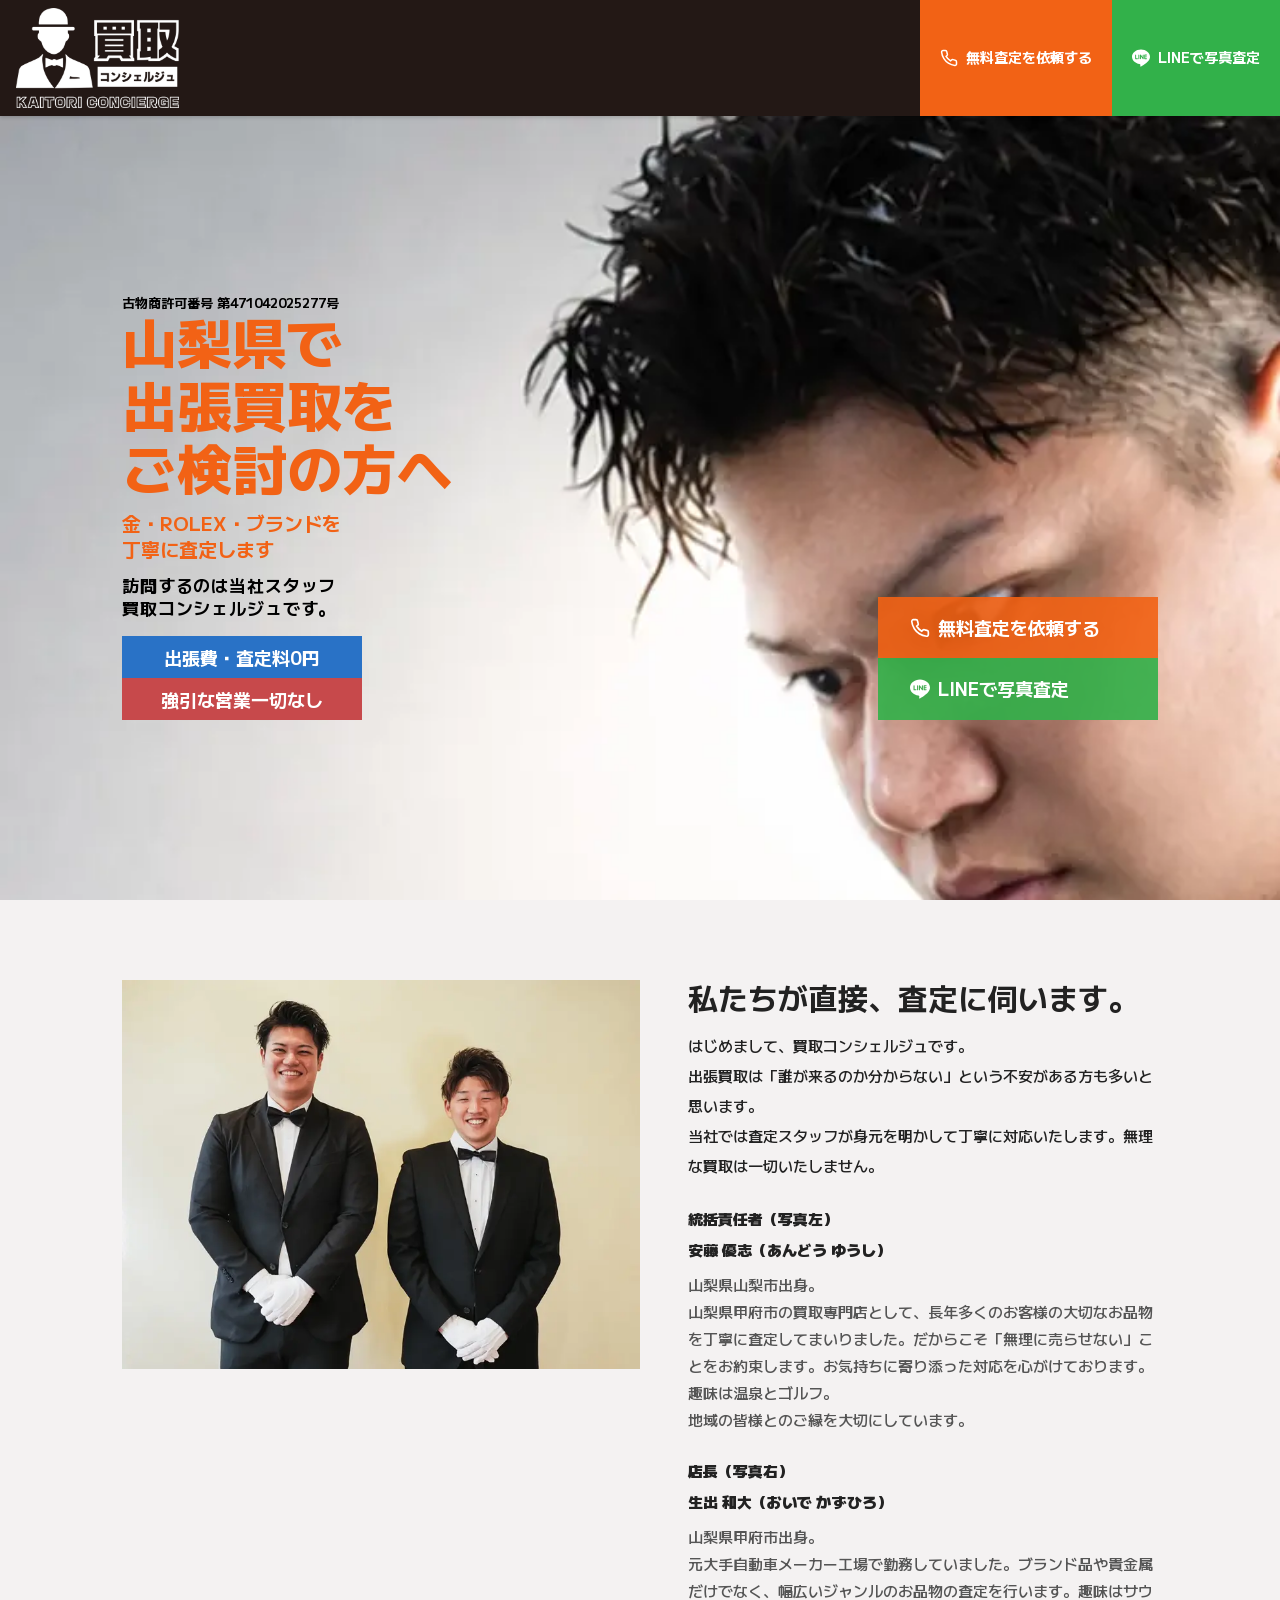
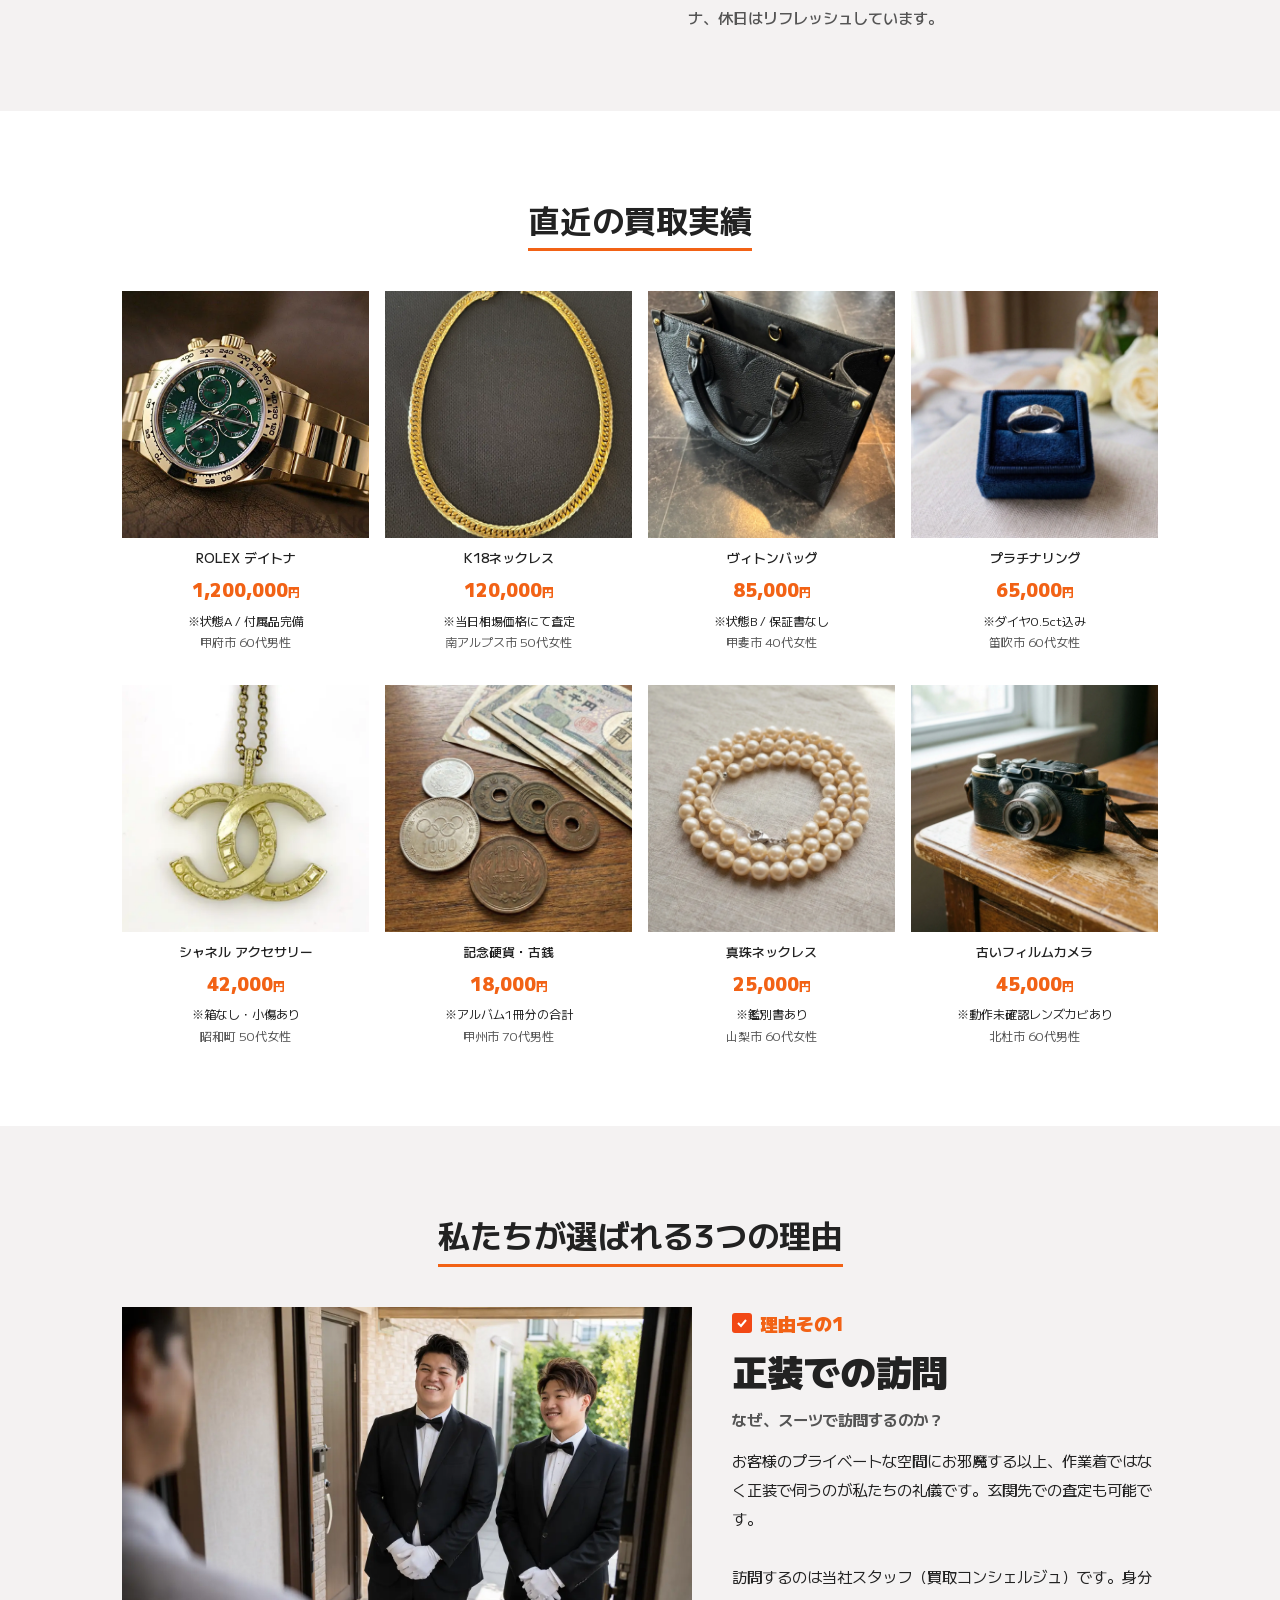
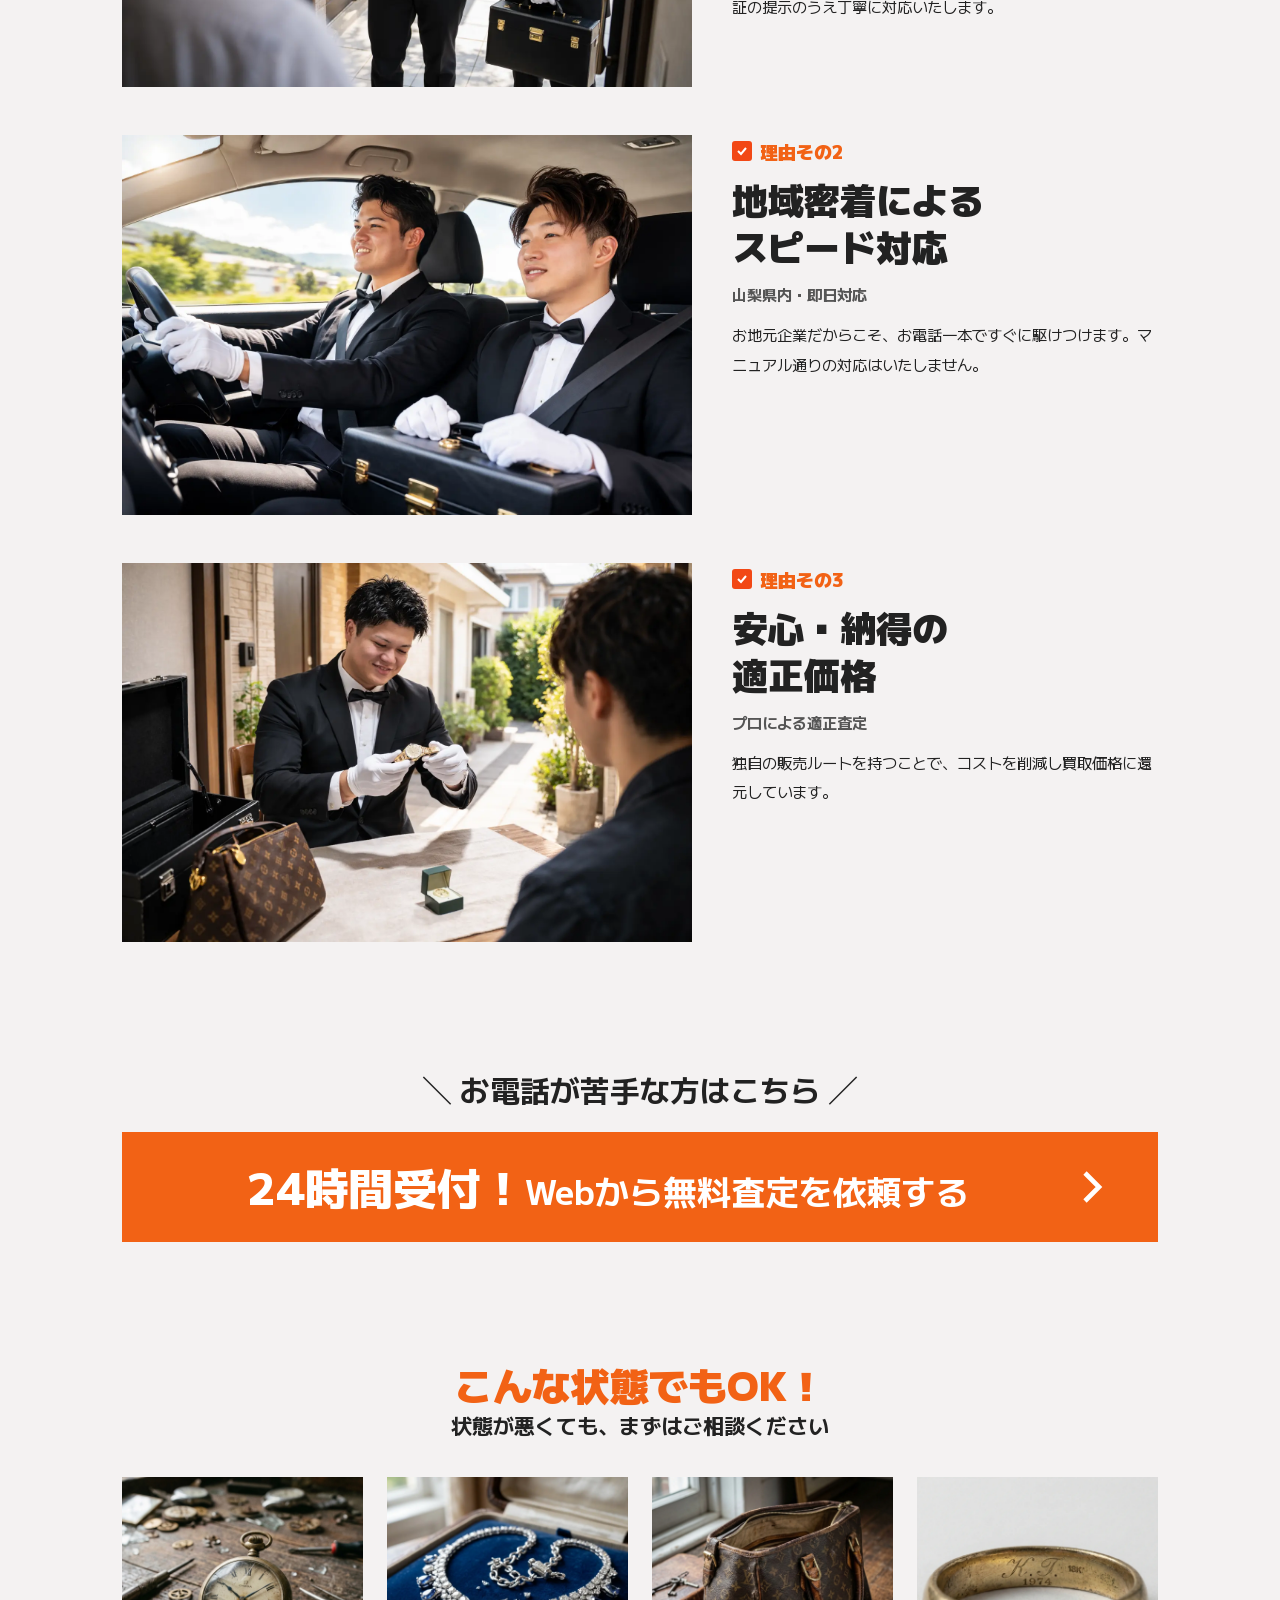
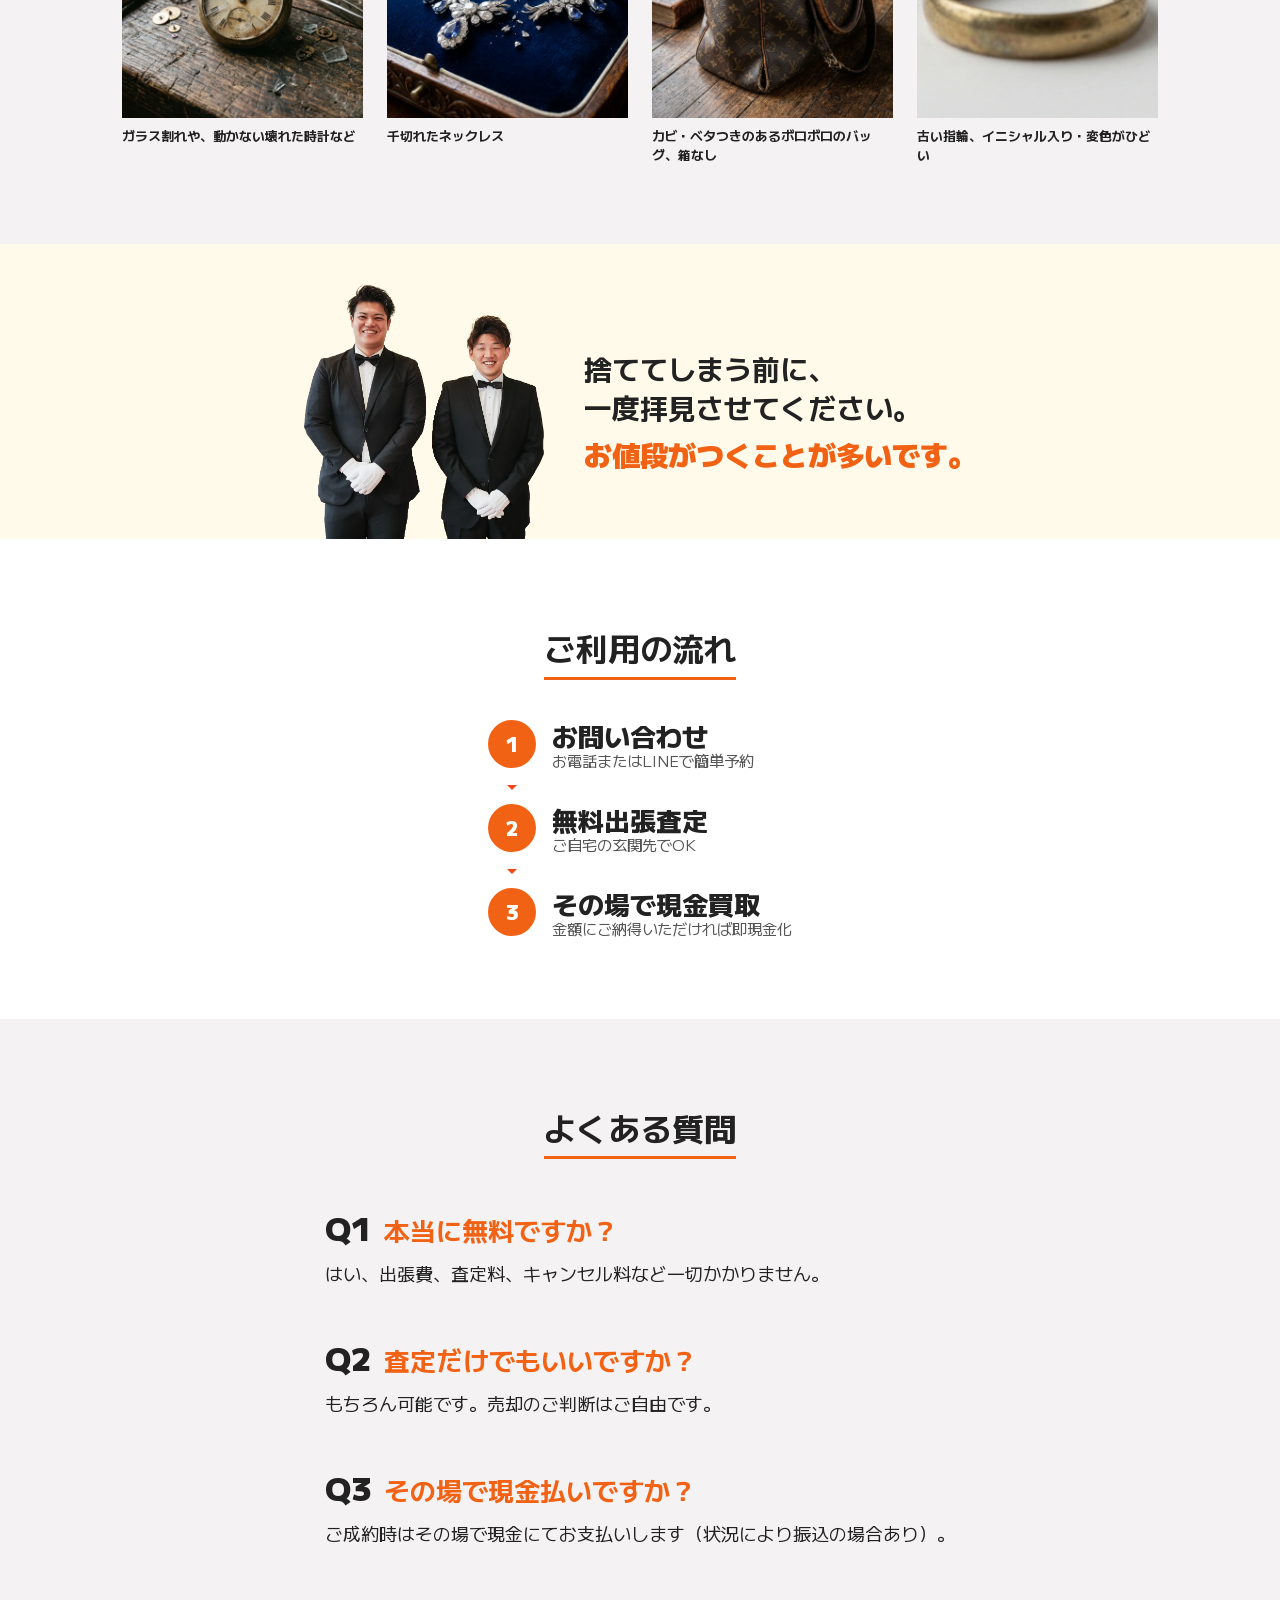
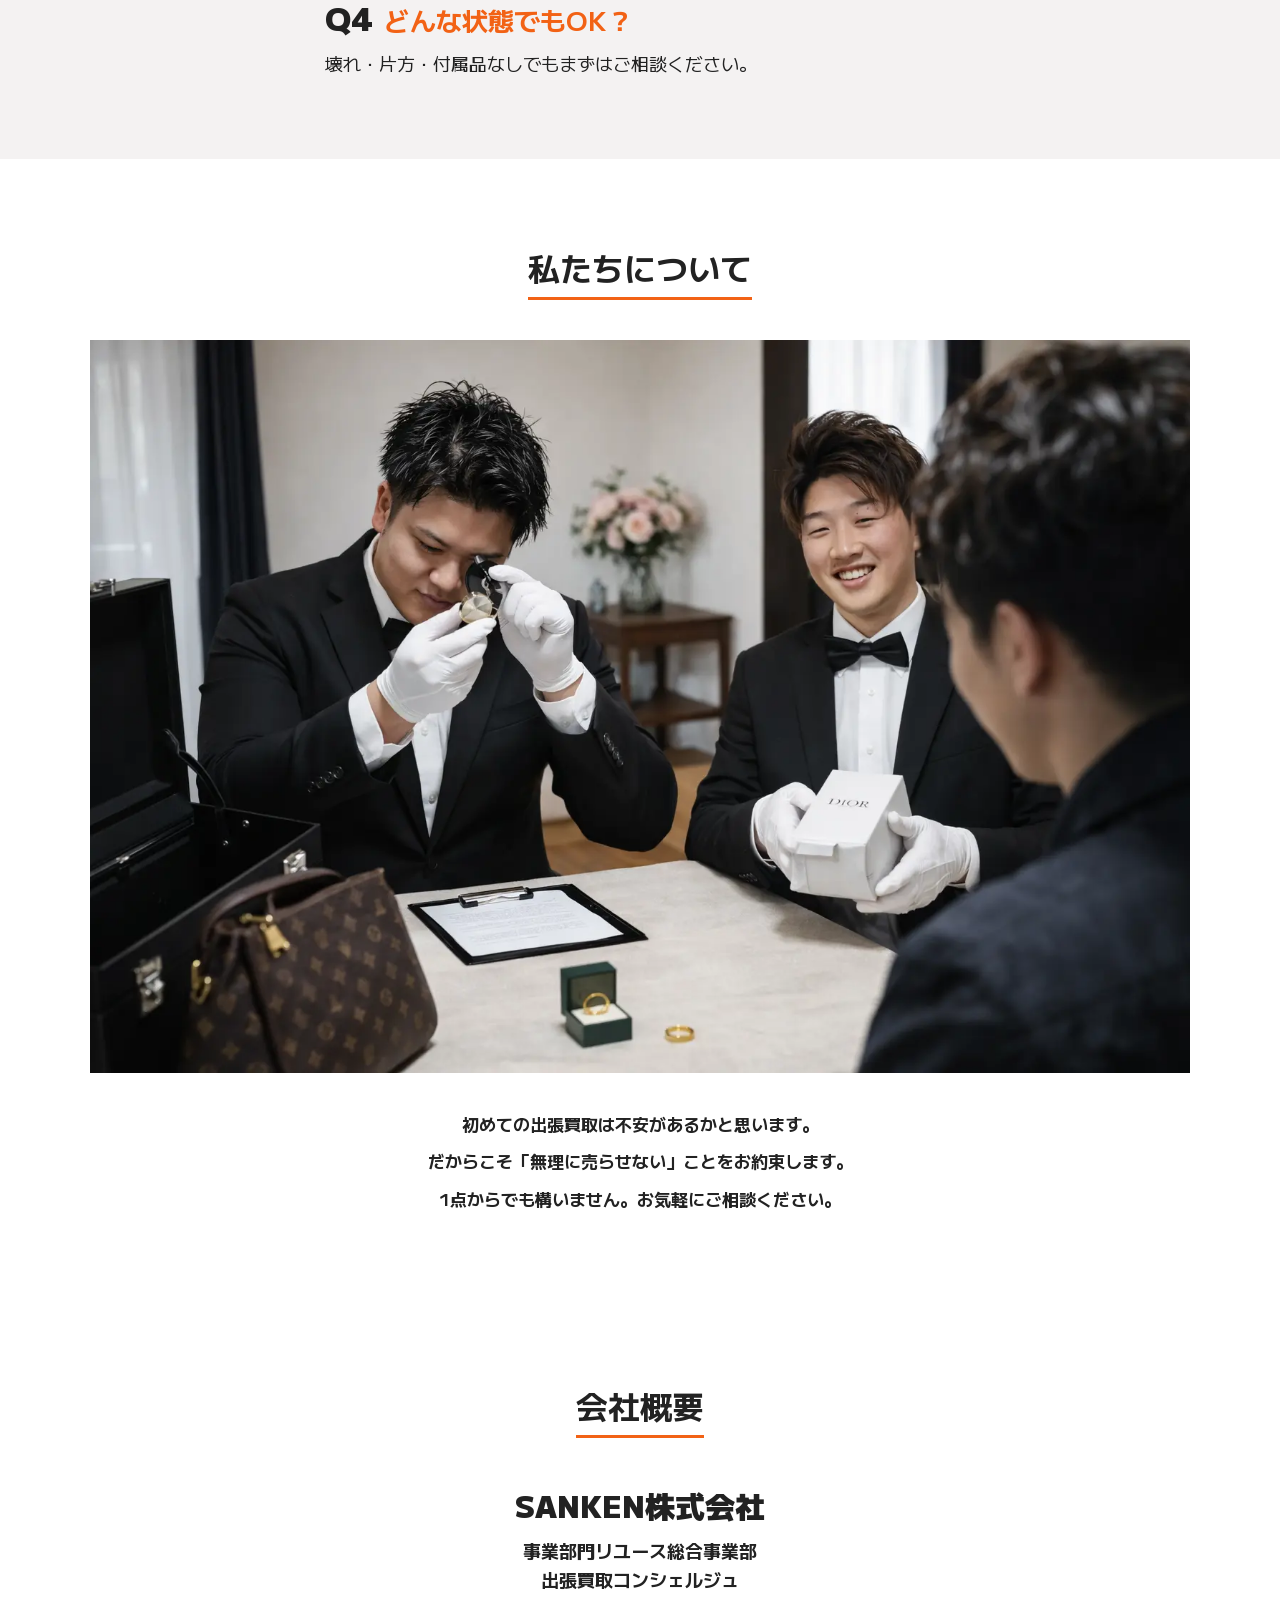
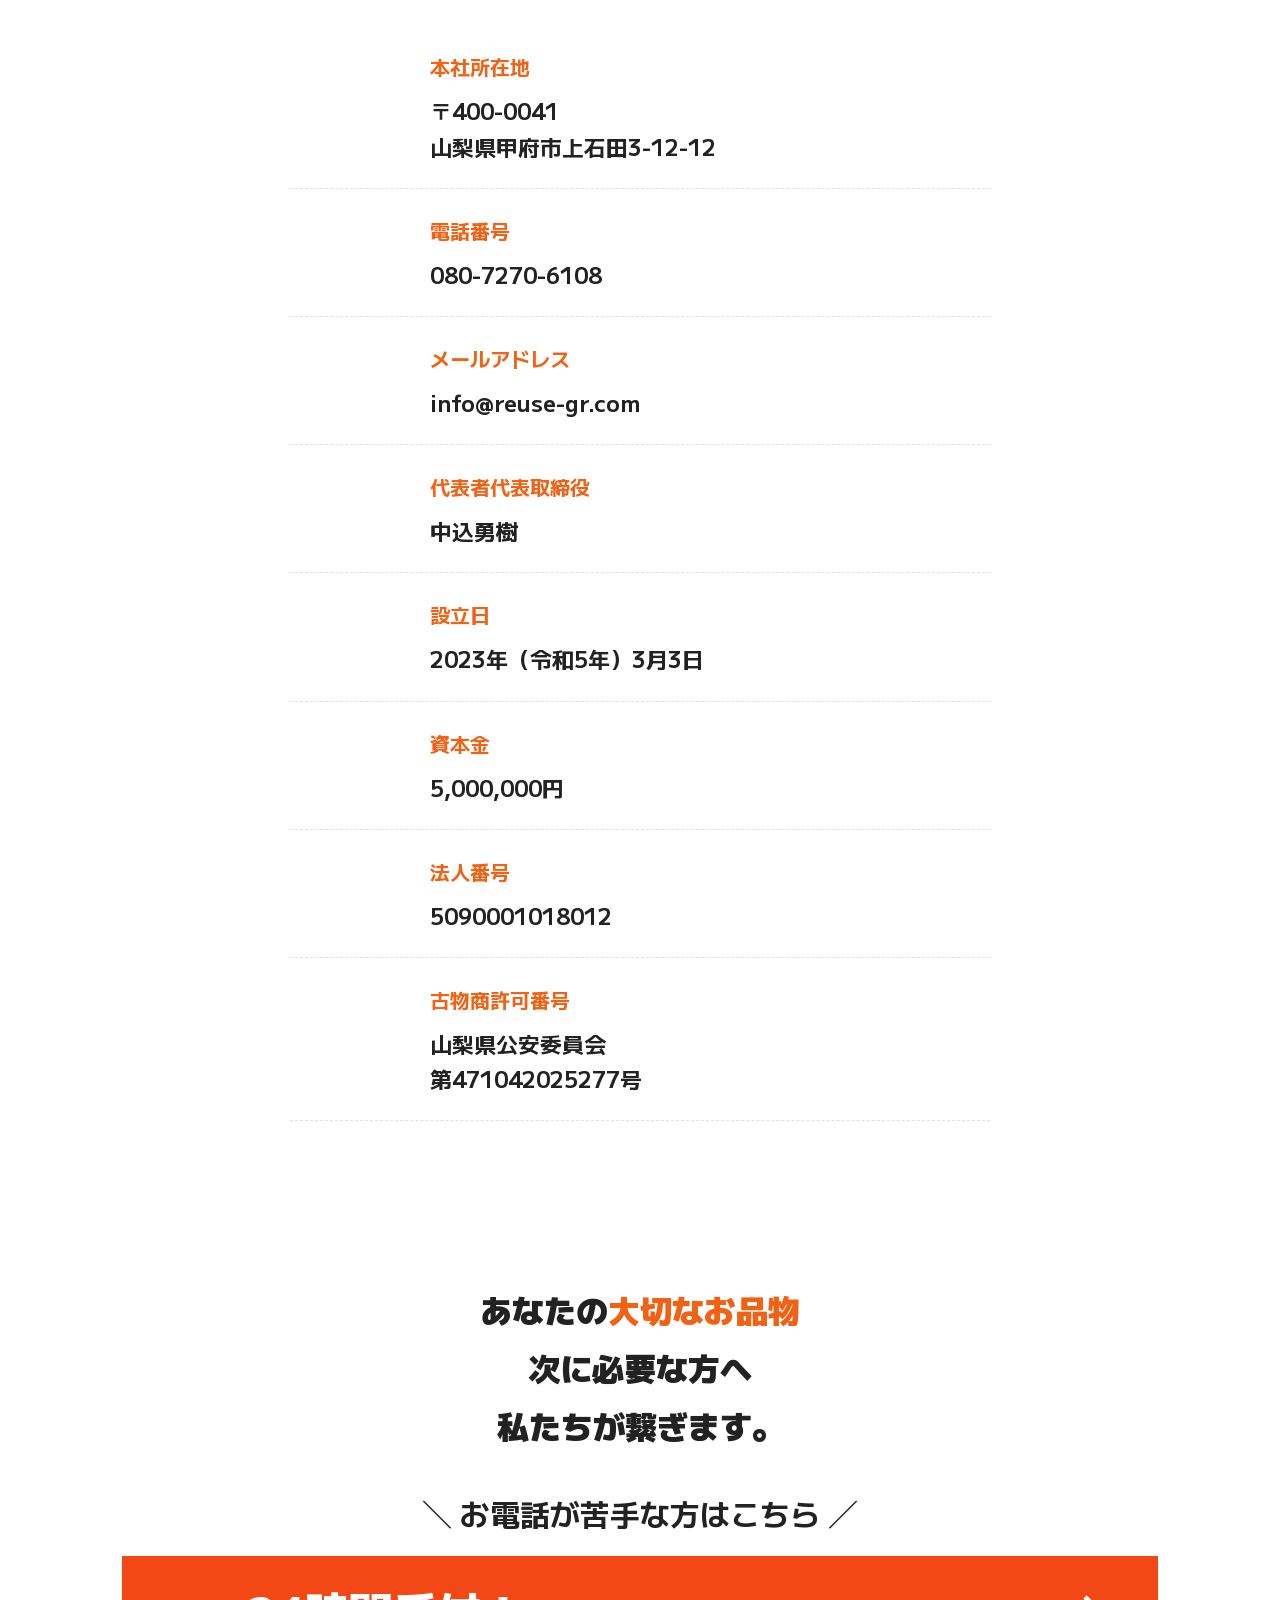
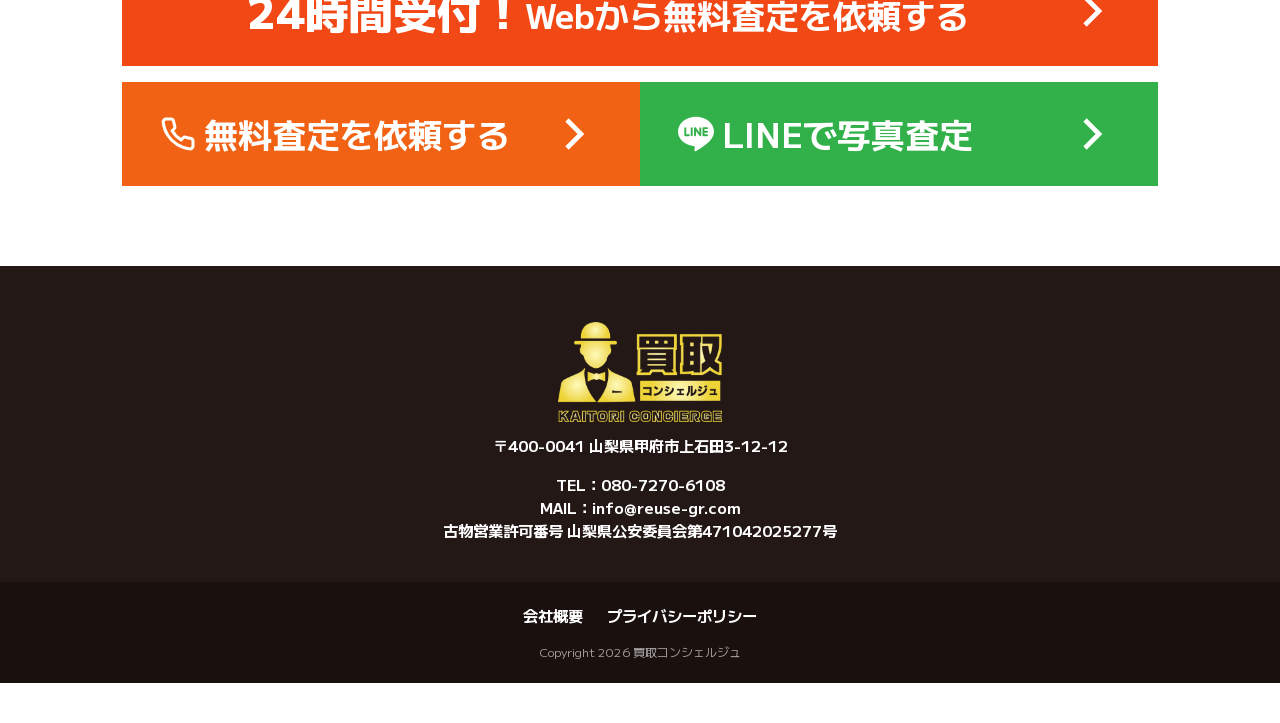
<file: index.html>
<!DOCTYPE html>
<html lang="ja">
<head>
  <meta charset="UTF-8">
  <!-- Google Tag Manager -->
  <script>(function(w,d,s,l,i){w[l]=w[l]||[];w[l].push({'gtm.start':
  new Date().getTime(),event:'gtm.js'});var f=d.getElementsByTagName(s)[0],
  j=d.createElement(s),dl=l!='dataLayer'?'&l='+l:'';j.async=true;j.src=
  'https://www.googletagmanager.com/gtm.js?id='+i+dl;f.parentNode.insertBefore(j,f);
  })(window,document,'script','dataLayer','GTM-ML88PJXH');</script>
  <!-- End Google Tag Manager -->
  <meta name="viewport" content="width=device-width, initial-scale=1.0">
  <title>買取コンシェルジュ｜山梨県の出張買取サービス</title>
  <meta name="description" content="山梨県で出張買取をご検討の方へ。金・ROLEX・ブランドを丁寧に査定します。出張費・査定料0円、強引な営業一切なし。">
  <link rel="preconnect" href="https://fonts.googleapis.com">
  <link rel="preconnect" href="https://fonts.gstatic.com" crossorigin>
  <link rel="preload" href="https://fonts.googleapis.com/css2?family=M+PLUS+1:wght@400;500;700;800&family=Noto+Sans+JP:wght@400;500;700;900&display=swap" as="style" onload="this.onload=null;this.rel='stylesheet'">
  <noscript><link href="https://fonts.googleapis.com/css2?family=M+PLUS+1:wght@400;500;700;800&family=Noto+Sans+JP:wght@400;500;700;900&display=swap" rel="stylesheet"></noscript>
  <link rel="stylesheet" href="css/ress.min.css">
  <link rel="stylesheet" href="css/style.css">
  <link rel="preload" as="image" href="images/hero/mv_sp.webp" media="(max-width: 767px)">
  <link rel="preload" as="image" href="images/hero/mv_pc.webp" media="(min-width: 768px)">
</head>
<body>
  <!-- Google Tag Manager (noscript) -->
  <noscript><iframe src="https://www.googletagmanager.com/ns.html?id=GTM-ML88PJXH"
  height="0" width="0" style="display:none;visibility:hidden"></iframe></noscript>
  <!-- End Google Tag Manager (noscript) -->

  <!-- ========== 0. ヘッダー ========== -->
  <header class="l-header" id="header">
    <div class="l-header__inner">
      <div class="header__logo">
        <a href="#" class="header__logo-link">
          <img src="images/common/header_logo.webp" alt="買取コンシェルジュ" width="180" height="60" class="header__logo-img">
        </a>
      </div>
      <div class="header__cta">
        <a href="tel:08072706108" class="c-btn c-btn--primary" data-gtm="cta-tel-header">
          <svg class="c-btn__icon" aria-hidden="true" width="18" height="18" viewBox="0 0 24 24" fill="none" stroke="currentColor" stroke-width="2"><path d="M22 16.92v3a2 2 0 0 1-2.18 2 19.79 19.79 0 0 1-8.63-3.07 19.5 19.5 0 0 1-6-6 19.79 19.79 0 0 1-3.07-8.67A2 2 0 0 1 4.11 2h3a2 2 0 0 1 2 1.72c.127.96.361 1.903.7 2.81a2 2 0 0 1-.45 2.11L8.09 9.91a16 16 0 0 0 6 6l1.27-1.27a2 2 0 0 1 2.11-.45c.907.339 1.85.573 2.81.7A2 2 0 0 1 22 16.92z"/></svg>
          無料査定を依頼する
        </a>
        <a href="https://line.me/R/ti/p/@813viixe" class="c-btn c-btn--line" data-gtm="header-cta-line">
          <svg class="c-btn__icon" aria-hidden="true" width="18" height="18" viewBox="0 0 24 24" fill="currentColor"><path d="M19.365 9.863c.349 0 .63.285.63.631 0 .345-.281.63-.63.63H17.61v1.125h1.755c.349 0 .63.283.63.63 0 .344-.281.629-.63.629h-2.386a.63.63 0 0 1-.63-.629V8.108a.63.63 0 0 1 .63-.63h2.386c.349 0 .63.285.63.63 0 .349-.281.63-.63.63H17.61v1.125h1.755zm-3.855 3.016a.63.63 0 0 1-.63.63.626.626 0 0 1-.51-.262l-2.397-3.262v2.894a.63.63 0 0 1-.63.63.63.63 0 0 1-.63-.63V8.108a.63.63 0 0 1 .63-.63c.2 0 .385.096.504.259l2.397 3.262V8.108a.63.63 0 0 1 1.266 0v4.771zm-5.741 0a.63.63 0 0 1-1.26 0V8.108a.63.63 0 0 1 1.26 0v4.771zm-2.527.63H4.856a.63.63 0 0 1-.63-.63V8.108a.63.63 0 0 1 1.26 0v4.141h1.756c.348 0 .629.283.629.63 0 .344-.282.63-.629.63zM24 10.314C24 4.943 18.615.572 12 .572S0 4.943 0 10.314c0 4.811 4.27 8.842 10.035 9.608.391.082.923.258 1.058.59.12.301.079.766.038 1.08l-.164 1.02c-.045.301-.24 1.186 1.049.645 1.291-.539 6.916-4.078 9.436-6.975C23.176 14.393 24 12.458 24 10.314"/></svg>
          LINEで写真査定
        </a>
      </div>
      <button class="header__hamburger" id="js-hamburger" aria-expanded="false" aria-controls="js-nav" aria-label="メニューを開く">
        <span class="header__hamburger-line"></span>
        <span class="header__hamburger-line"></span>
        <span class="header__hamburger-line"></span>
      </button>
      <nav class="header__nav" id="js-nav" aria-label="メインナビゲーション">
        <ul class="header__nav-list">
          <li><a href="#intro" class="header__nav-link">私たちについて</a></li>
          <li><a href="#results" class="header__nav-link">買取実績</a></li>
          <li><a href="#reasons" class="header__nav-link">選ばれる理由</a></li>
          <li><a href="#flow" class="header__nav-link">ご利用の流れ</a></li>
          <li><a href="#faq" class="header__nav-link">よくある質問</a></li>
          <li><a href="#company" class="header__nav-link">会社概要</a></li>
        </ul>
        <div class="header__nav-cta">
          <a href="tel:08072706108" class="c-btn c-btn--phone c-btn--full">
            <svg class="c-btn__icon" aria-hidden="true" width="18" height="18" viewBox="0 0 24 24" fill="none" stroke="currentColor" stroke-width="2"><path d="M22 16.92v3a2 2 0 0 1-2.18 2 19.79 19.79 0 0 1-8.63-3.07 19.5 19.5 0 0 1-6-6 19.79 19.79 0 0 1-3.07-8.67A2 2 0 0 1 4.11 2h3a2 2 0 0 1 2 1.72c.127.96.361 1.903.7 2.81a2 2 0 0 1-.45 2.11L8.09 9.91a16 16 0 0 0 6 6l1.27-1.27a2 2 0 0 1 2.11-.45c.907.339 1.85.573 2.81.7A2 2 0 0 1 22 16.92z"/></svg>
            無料査定を依頼する
          </a>
          <a href="https://line.me/R/ti/p/@813viixe" class="c-btn c-btn--line c-btn--full">
            <svg class="c-btn__icon" aria-hidden="true" width="18" height="18" viewBox="0 0 24 24" fill="currentColor"><path d="M19.365 9.863c.349 0 .63.285.63.631 0 .345-.281.63-.63.63H17.61v1.125h1.755c.349 0 .63.283.63.63 0 .344-.281.629-.63.629h-2.386a.63.63 0 0 1-.63-.629V8.108a.63.63 0 0 1 .63-.63h2.386c.349 0 .63.285.63.63 0 .349-.281.63-.63.63H17.61v1.125h1.755zm-3.855 3.016a.63.63 0 0 1-.63.63.626.626 0 0 1-.51-.262l-2.397-3.262v2.894a.63.63 0 0 1-.63.63.63.63 0 0 1-.63-.63V8.108a.63.63 0 0 1 .63-.63c.2 0 .385.096.504.259l2.397 3.262V8.108a.63.63 0 0 1 1.266 0v4.771zm-5.741 0a.63.63 0 0 1-1.26 0V8.108a.63.63 0 0 1 1.26 0v4.771zm-2.527.63H4.856a.63.63 0 0 1-.63-.63V8.108a.63.63 0 0 1 1.26 0v4.141h1.756c.348 0 .629.283.629.63 0 .344-.282.63-.629.63zM24 10.314C24 4.943 18.615.572 12 .572S0 4.943 0 10.314c0 4.811 4.27 8.842 10.035 9.608.391.082.923.258 1.058.59.12.301.079.766.038 1.08l-.164 1.02c-.045.301-.24 1.186 1.049.645 1.291-.539 6.916-4.078 9.436-6.975C23.176 14.393 24 12.458 24 10.314"/></svg>
            LINEで写真査定
          </a>
        </div>
      </nav>
    </div>
  </header>

  <main>
    <!-- ========== 1. ファーストビュー ========== -->
    <section class="p-hero" data-gtm-section="fv">
      <!-- 背景プレースホルダー（実画像差し替え時はCSSのbackground-imageに変更） -->
      <div class="p-hero__bg" aria-hidden="true">
        <picture>
          <source srcset="images/hero/mv_pc.webp" media="(min-width: 768px)">
          <img src="images/hero/mv_sp.webp" alt="山梨県で出張買取" width="750" height="1334" class="p-hero__bg-img" fetchpriority="high">
        </picture>
      </div>
      <div class="p-hero__inner">
        <div class="p-hero__content">
          <p class="p-hero__license">古物商許可番号 第471042025277号</p>
          <h1 class="p-hero__title">山梨県で<br>出張買取を<br>ご検討の方へ</h1>
          <p class="p-hero__subtitle">金・ROLEX・ブランドを<br>丁寧に査定します</p>
          <p class="p-hero__description">訪問するのは当社スタッフ<br>買取コンシェルジュです。</p>
          <div class="p-hero__badges">
            <span class="p-hero__badge p-hero__badge--blue">出張費・査定料0円</span>
            <span class="p-hero__badge p-hero__badge--red">強引な営業一切なし</span>
          </div>
        </div>
        <div class="p-hero__cta">
          <a href="tel:08072706108" class="c-btn c-btn--primary c-btn--lg" data-gtm="cta-tel-fv">
            <svg class="c-btn__icon" aria-hidden="true" width="20" height="20" viewBox="0 0 24 24" fill="none" stroke="currentColor" stroke-width="2"><path d="M22 16.92v3a2 2 0 0 1-2.18 2 19.79 19.79 0 0 1-8.63-3.07 19.5 19.5 0 0 1-6-6 19.79 19.79 0 0 1-3.07-8.67A2 2 0 0 1 4.11 2h3a2 2 0 0 1 2 1.72c.127.96.361 1.903.7 2.81a2 2 0 0 1-.45 2.11L8.09 9.91a16 16 0 0 0 6 6l1.27-1.27a2 2 0 0 1 2.11-.45c.907.339 1.85.573 2.81.7A2 2 0 0 1 22 16.92z"/></svg>
            無料査定を依頼する
          </a>
          <a href="https://line.me/R/ti/p/@813viixe" class="c-btn c-btn--line c-btn--lg" data-gtm="cta-line-fv">
            <svg class="c-btn__icon" aria-hidden="true" width="20" height="20" viewBox="0 0 24 24" fill="currentColor"><path d="M19.365 9.863c.349 0 .63.285.63.631 0 .345-.281.63-.63.63H17.61v1.125h1.755c.349 0 .63.283.63.63 0 .344-.281.629-.63.629h-2.386a.63.63 0 0 1-.63-.629V8.108a.63.63 0 0 1 .63-.63h2.386c.349 0 .63.285.63.63 0 .349-.281.63-.63.63H17.61v1.125h1.755zm-3.855 3.016a.63.63 0 0 1-.63.63.626.626 0 0 1-.51-.262l-2.397-3.262v2.894a.63.63 0 0 1-.63.63.63.63 0 0 1-.63-.63V8.108a.63.63 0 0 1 .63-.63c.2 0 .385.096.504.259l2.397 3.262V8.108a.63.63 0 0 1 1.266 0v4.771zm-5.741 0a.63.63 0 0 1-1.26 0V8.108a.63.63 0 0 1 1.26 0v4.771zm-2.527.63H4.856a.63.63 0 0 1-.63-.63V8.108a.63.63 0 0 1 1.26 0v4.141h1.756c.348 0 .629.283.629.63 0 .344-.282.63-.629.63zM24 10.314C24 4.943 18.615.572 12 .572S0 4.943 0 10.314c0 4.811 4.27 8.842 10.035 9.608.391.082.923.258 1.058.59.12.301.079.766.038 1.08l-.164 1.02c-.045.301-.24 1.186 1.049.645 1.291-.539 6.916-4.078 9.436-6.975C23.176 14.393 24 12.458 24 10.314"/></svg>
            LINEで写真査定
          </a>
        </div>
      </div>
    </section>

    <!-- ========== SP用 MV下ボタン ========== -->
    <div class="p-hero-sp-cta">
      <div class="p-hero-sp-cta__badges">
        <span class="p-hero-sp-cta__badge p-hero-sp-cta__badge--blue">出張費・査定料0円</span>
        <span class="p-hero-sp-cta__badge p-hero-sp-cta__badge--red">強引な営業一切なし</span>
      </div>
      <div class="p-hero-sp-cta__buttons">
        <a href="tel:08072706108" class="p-hero-sp-cta__btn p-hero-sp-cta__btn--primary" data-gtm="hero-sp-cta-phone">
          <svg class="p-hero-sp-cta__icon" aria-hidden="true" width="24" height="24" viewBox="0 0 24 24" fill="none" stroke="currentColor" stroke-width="2"><path d="M22 16.92v3a2 2 0 0 1-2.18 2 19.79 19.79 0 0 1-8.63-3.07 19.5 19.5 0 0 1-6-6 19.79 19.79 0 0 1-3.07-8.67A2 2 0 0 1 4.11 2h3a2 2 0 0 1 2 1.72c.127.96.361 1.903.7 2.81a2 2 0 0 1-.45 2.11L8.09 9.91a16 16 0 0 0 6 6l1.27-1.27a2 2 0 0 1 2.11-.45c.907.339 1.85.573 2.81.7A2 2 0 0 1 22 16.92z"/></svg>
          無料査定を依頼する
        </a>
        <a href="https://line.me/R/ti/p/@813viixe" class="p-hero-sp-cta__btn p-hero-sp-cta__btn--line" data-gtm="hero-sp-cta-line">
          <svg class="p-hero-sp-cta__icon" aria-hidden="true" width="24" height="24" viewBox="0 0 24 24" fill="currentColor"><path d="M19.365 9.863c.349 0 .63.285.63.631 0 .345-.281.63-.63.63H17.61v1.125h1.755c.349 0 .63.283.63.63 0 .344-.281.629-.63.629h-2.386a.63.63 0 0 1-.63-.629V8.108a.63.63 0 0 1 .63-.63h2.386c.349 0 .63.285.63.63 0 .349-.281.63-.63.63H17.61v1.125h1.755zm-3.855 3.016a.63.63 0 0 1-.63.63.626.626 0 0 1-.51-.262l-2.397-3.262v2.894a.63.63 0 0 1-.63.63.63.63 0 0 1-.63-.63V8.108a.63.63 0 0 1 .63-.63c.2 0 .385.096.504.259l2.397 3.262V8.108a.63.63 0 0 1 1.266 0v4.771zm-5.741 0a.63.63 0 0 1-1.26 0V8.108a.63.63 0 0 1 1.26 0v4.771zm-2.527.63H4.856a.63.63 0 0 1-.63-.63V8.108a.63.63 0 0 1 1.26 0v4.141h1.756c.348 0 .629.283.629.63 0 .344-.282.63-.629.63zM24 10.314C24 4.943 18.615.572 12 .572S0 4.943 0 10.314c0 4.811 4.27 8.842 10.035 9.608.391.082.923.258 1.058.59.12.301.079.766.038 1.08l-.164 1.02c-.045.301-.24 1.186 1.049.645 1.291-.539 6.916-4.078 9.436-6.975C23.176 14.393 24 12.458 24 10.314"/></svg>
          LINEで写真査定
        </a>
      </div>
    </div>

    <!-- ========== 2. 自己紹介 ========== -->
    <section class="p-intro" id="intro">
      <div class="p-intro__inner l-container">
        <div class="p-intro__image">
          <picture>
            <source srcset="images/section/sec_01_pc.webp" media="(min-width: 768px)">
            <img src="images/section/sec_01_sp.webp" alt="スタッフ写真" width="400" height="500" loading="lazy">
          </picture>
        </div>
        <div class="p-intro__content">
          <h2 class="p-intro__title">私たちが直接、査定に伺います。</h2>
          <p class="p-intro__text">はじめまして、買取コンシェルジュです。<br>出張買取は「誰が来るのか分からない」という不安がある方も多いと思います。<br>当社では査定スタッフが身元を明かして丁寧に対応いたします。無理な買取は一切いたしません。</p>
          <div class="p-intro__staff">
            <div class="p-intro__staff-item">
              <p class="p-intro__staff-role"><strong>統括責任者（写真左）</strong></p>
              <p class="p-intro__staff-name"><strong>安藤 優志（あんどう ゆうし）</strong></p>
              <p class="p-intro__staff-profile">山梨県山梨市出身。<br>山梨県甲府市の買取専門店として、長年多くのお客様の大切なお品物を丁寧に査定してまいりました。だからこそ「無理に売らせない」ことをお約束します。お気持ちに寄り添った対応を心がけております。<br>趣味は温泉とゴルフ。<br>地域の皆様とのご縁を大切にしています。</p>
            </div>
            <div class="p-intro__staff-item">
              <p class="p-intro__staff-role"><strong>店長（写真右）</strong></p>
              <p class="p-intro__staff-name"><strong>生出 和大（おいで かずひろ）</strong></p>
              <p class="p-intro__staff-profile">山梨県甲府市出身。<br>元大手自動車メーカー工場で勤務していました。ブランド品や貴金属だけでなく、幅広いジャンルのお品物の査定を行います。趣味はサウナ、休日はリフレッシュしています。</p>
            </div>
          </div>
        </div>
      </div>
    </section>

    <!-- ========== 3. 直近の買取実績 ========== -->
    <section class="p-results" id="results" data-gtm-section="items">
      <div class="p-results__inner l-container">
        <h2 class="c-section-title"><span class="c-section-title__text">直近の買取実績</span></h2>
        <div class="p-results__grid">
          <div class="p-results__card">
            <img src="images/section/sec_02_01.webp" alt="ROLEX デイトナ" width="300" height="300" loading="lazy" class="p-results__card-img">
            <div class="p-results__card-body">
              <p class="p-results__card-name">ROLEX デイトナ</p>
              <p class="p-results__card-price">1,200,000<span class="p-results__card-yen">円</span></p>
              <p class="p-results__card-note">※状態A / 付属品完備</p>
              <p class="p-results__card-info">甲府市 60代男性</p>
            </div>
          </div>
          <div class="p-results__card">
            <img src="images/section/sec_02_02.webp" alt="K18ネックレス" width="300" height="300" loading="lazy" class="p-results__card-img">
            <div class="p-results__card-body">
              <p class="p-results__card-name">K18ネックレス</p>
              <p class="p-results__card-price">120,000<span class="p-results__card-yen">円</span></p>
              <p class="p-results__card-note">※当日相場価格にて査定</p>
              <p class="p-results__card-info">南アルプス市 50代女性</p>
            </div>
          </div>
          <div class="p-results__card">
            <img src="images/section/sec_02_03.webp" alt="ヴィトンバッグ" width="300" height="300" loading="lazy" class="p-results__card-img">
            <div class="p-results__card-body">
              <p class="p-results__card-name">ヴィトンバッグ</p>
              <p class="p-results__card-price">85,000<span class="p-results__card-yen">円</span></p>
              <p class="p-results__card-note">※状態B / 保証書なし</p>
              <p class="p-results__card-info">甲斐市 40代女性</p>
            </div>
          </div>
          <div class="p-results__card">
            <img src="images/section/sec_02_04.webp" alt="プラチナリング" width="300" height="300" loading="lazy" class="p-results__card-img">
            <div class="p-results__card-body">
              <p class="p-results__card-name">プラチナリング</p>
              <p class="p-results__card-price">65,000<span class="p-results__card-yen">円</span></p>
              <p class="p-results__card-note">※ダイヤ0.5ct込み</p>
              <p class="p-results__card-info">笛吹市 60代女性</p>
            </div>
          </div>
          <div class="p-results__card">
            <img src="images/section/sec_02_05.webp" alt="シャネル アクセサリー" width="300" height="300" loading="lazy" class="p-results__card-img">
            <div class="p-results__card-body">
              <p class="p-results__card-name">シャネル アクセサリー</p>
              <p class="p-results__card-price">42,000<span class="p-results__card-yen">円</span></p>
              <p class="p-results__card-note">※箱なし・小傷あり</p>
              <p class="p-results__card-info">昭和町 50代女性</p>
            </div>
          </div>
          <div class="p-results__card">
            <img src="images/section/sec_02_06.webp" alt="記念硬貨・古銭" width="300" height="300" loading="lazy" class="p-results__card-img">
            <div class="p-results__card-body">
              <p class="p-results__card-name">記念硬貨・古銭</p>
              <p class="p-results__card-price">18,000<span class="p-results__card-yen">円</span></p>
              <p class="p-results__card-note">※アルバム1冊分の合計</p>
              <p class="p-results__card-info">甲州市 70代男性</p>
            </div>
          </div>
          <div class="p-results__card">
            <img src="images/section/sec_02_07.webp" alt="真珠ネックレス" width="300" height="300" loading="lazy" class="p-results__card-img">
            <div class="p-results__card-body">
              <p class="p-results__card-name">真珠ネックレス</p>
              <p class="p-results__card-price">25,000<span class="p-results__card-yen">円</span></p>
              <p class="p-results__card-note">※鑑別書あり</p>
              <p class="p-results__card-info">山梨市 60代女性</p>
            </div>
          </div>
          <div class="p-results__card">
            <img src="images/section/sec_02_08.webp" alt="古いフィルムカメラ" width="300" height="300" loading="lazy" class="p-results__card-img">
            <div class="p-results__card-body">
              <p class="p-results__card-name">古いフィルムカメラ</p>
              <p class="p-results__card-price">45,000<span class="p-results__card-yen">円</span></p>
              <p class="p-results__card-note">※動作未確認レンズカビあり</p>
              <p class="p-results__card-info">北杜市 60代男性</p>
            </div>
          </div>
        </div>
      </div>
    </section>

    <!-- ========== 4. 選ばれる3つの理由 ========== -->
    <section class="p-reasons" id="reasons" data-gtm-section="reason">
      <div class="p-reasons__inner l-container">
        <h2 class="c-section-title"><span class="c-section-title__text">私たちが選ばれる3つの理由</span></h2>
        <div class="p-reasons__list">
          <div class="p-reasons__item">
            <div class="p-reasons__item-image">
              <img src="images/section/sec_03_01.webp" alt="スーツ姿のスタッフ" width="400" height="300" loading="lazy">
            </div>
            <div class="p-reasons__item-content">
              <p class="p-reasons__item-number"><svg class="p-reasons__item-check" aria-hidden="true" width="20" height="20" viewBox="0 0 20 20" fill="#F24815"><rect width="20" height="20" rx="3"/><path d="M6 10l3 3 5-6" stroke="#fff" stroke-width="2" fill="none"/></svg> 理由その1</p>
              <h3 class="p-reasons__item-heading">正装での訪問</h3>
              <p class="p-reasons__item-subheading">なぜ、スーツで訪問するのか？</p>
              <p class="p-reasons__item-text">お客様のプライベートな空間にお邪魔する以上、作業着ではなく正装で伺うのが私たちの礼儀です。玄関先での査定も可能です。<br><br>訪問するのは当社スタッフ（買取コンシェルジュ）です。身分証の提示のうえ丁寧に対応いたします。</p>
            </div>
          </div>
          <div class="p-reasons__item">
            <div class="p-reasons__item-image">
              <img src="images/section/sec_03_02.webp" alt="車内のスタッフ" width="400" height="300" loading="lazy">
            </div>
            <div class="p-reasons__item-content">
              <p class="p-reasons__item-number"><svg class="p-reasons__item-check" aria-hidden="true" width="20" height="20" viewBox="0 0 20 20" fill="#F24815"><rect width="20" height="20" rx="3"/><path d="M6 10l3 3 5-6" stroke="#fff" stroke-width="2" fill="none"/></svg> 理由その2</p>
              <h3 class="p-reasons__item-heading">地域密着による<br>スピード対応</h3>
              <p class="p-reasons__item-subheading">山梨県内・即日対応</p>
              <p class="p-reasons__item-text">お地元企業だからこそ、お電話一本ですぐに駆けつけます。マニュアル通りの対応はいたしません。</p>
            </div>
          </div>
          <div class="p-reasons__item">
            <div class="p-reasons__item-image">
              <img src="images/section/sec_03_03.webp" alt="査定風景" width="400" height="300" loading="lazy">
            </div>
            <div class="p-reasons__item-content">
              <p class="p-reasons__item-number"><svg class="p-reasons__item-check" aria-hidden="true" width="20" height="20" viewBox="0 0 20 20" fill="#F24815"><rect width="20" height="20" rx="3"/><path d="M6 10l3 3 5-6" stroke="#fff" stroke-width="2" fill="none"/></svg> 理由その3</p>
              <h3 class="p-reasons__item-heading">安心・納得の<br>適正価格</h3>
              <p class="p-reasons__item-subheading">プロによる適正査定</p>
              <p class="p-reasons__item-text">独自の販売ルートを持つことで、コストを削減し買取価格に還元しています。</p>
            </div>
          </div>
        </div>
      </div>
    </section>

    <!-- ========== 5. 中間CTA ========== -->
    <section class="p-cta-middle">
      <div class="p-cta-middle__inner l-container">
        <p class="p-cta-middle__label">＼ お電話が苦手な方はこちら ／</p>
        <a href="/contact.html" class="c-btn c-btn--primary c-btn--full c-btn--lg" data-gtm="middle-cta-web">
          <span class="c-btn__text-main"><span class="c-btn__text-accent">24時間受付！</span><br class="u-sp-only">Webから無料査定を依頼する</span>
          <svg class="c-btn__arrow" aria-hidden="true" width="56" height="56" viewBox="0 0 24 24" fill="none" stroke="currentColor" stroke-width="2"><path d="M9 18l6-6-6-6"/></svg>
        </a>
      </div>
    </section>

    <!-- ========== 6. こんな状態でもOK ========== -->
    <section class="p-condition">
      <div class="p-condition__inner l-container">
        <div class="p-condition__heading-box">
          <h2 class="p-condition__title">こんな状態でもOK！</h2>
          <p class="p-condition__subtitle">状態が悪くても、まずはご相談ください</p>
        </div>
        <div class="p-condition__grid">
          <div class="p-condition__item">
            <img src="images/section/sec_04_01.webp" alt="ガラス割れや、動かない壊れた時計" width="300" height="300" loading="lazy" class="p-condition__item-img">
            <p class="p-condition__item-caption">ガラス割れや、動かない壊れた時計など</p>
          </div>
          <div class="p-condition__item">
            <img src="images/section/sec_04_02.webp" alt="千切れたネックレス" width="300" height="300" loading="lazy" class="p-condition__item-img">
            <p class="p-condition__item-caption">千切れたネックレス</p>
          </div>
          <div class="p-condition__item">
            <img src="images/section/sec_04_03.webp" alt="カビ・ベタつきのあるボロボロのバッグ" width="300" height="300" loading="lazy" class="p-condition__item-img">
            <p class="p-condition__item-caption">カビ・ベタつきのあるボロボロのバッグ、箱なし</p>
          </div>
          <div class="p-condition__item">
            <img src="images/section/sec_04_04.webp" alt="古い指輪、変色・イニシャル入り" width="300" height="300" loading="lazy" class="p-condition__item-img">
            <p class="p-condition__item-caption">古い指輪、イニシャル入り・変色がひどい</p>
          </div>
        </div>
      </div>
    </section>

    <!-- ========== 7. 訴求バナー ========== -->
    <section class="p-appeal">
      <div class="p-appeal__inner l-container">
        <div class="p-appeal__image">
          <img src="images/common/cta_a.webp" alt="スタッフ写真" width="400" height="500" loading="lazy" class="p-appeal__img">
        </div>
        <div class="p-appeal__content">
          <p class="p-appeal__text">捨ててしまう前に、<br class="u-pc-only">一度拝見させてください。</p>
          <p class="p-appeal__highlight">お値段がつくことが多いです。</p>
        </div>
      </div>
    </section>

    <!-- ========== 8. ご利用の流れ ========== -->
    <section class="p-flow" id="flow" data-gtm-section="flow">
      <div class="p-flow__inner l-container">
        <h2 class="c-section-title"><span class="c-section-title__text">ご利用の流れ</span></h2>
        <div class="p-flow__list">
          <div class="p-flow__step">
            <div class="p-flow__step-left">
              <span class="p-flow__step-number">1</span>
              <div class="p-flow__step-arrow" aria-hidden="true">
                <svg width="20" height="20" viewBox="0 0 20 20" fill="#F24815"><path d="M10 14l-5-5h10z"/></svg>
              </div>
            </div>
            <div class="p-flow__step-body">
              <h3 class="p-flow__step-heading">お問い合わせ</h3>
              <p class="p-flow__step-text">お電話またはLINEで簡単予約</p>
            </div>
          </div>
          <div class="p-flow__step">
            <div class="p-flow__step-left">
              <span class="p-flow__step-number">2</span>
              <div class="p-flow__step-arrow" aria-hidden="true">
                <svg width="20" height="20" viewBox="0 0 20 20" fill="#F24815"><path d="M10 14l-5-5h10z"/></svg>
              </div>
            </div>
            <div class="p-flow__step-body">
              <h3 class="p-flow__step-heading">無料出張査定</h3>
              <p class="p-flow__step-text">ご自宅の玄関先でOK</p>
            </div>
          </div>
          <div class="p-flow__step">
            <div class="p-flow__step-left">
              <span class="p-flow__step-number">3</span>
            </div>
            <div class="p-flow__step-body">
              <h3 class="p-flow__step-heading">その場で現金買取</h3>
              <p class="p-flow__step-text">金額にご納得いただければ即現金化</p>
            </div>
          </div>
        </div>
      </div>
    </section>

    <!-- ========== 9. よくある質問 ========== -->
    <section class="p-faq" id="faq" data-gtm-section="faq">
      <div class="p-faq__inner l-container">
        <h2 class="c-section-title"><span class="c-section-title__text">よくある質問</span></h2>
        <div class="p-faq__list">
          <div class="p-faq__item">
            <p class="p-faq__item-question"><span class="p-faq__item-q">Q1</span> <span class="p-faq__item-q-text">本当に無料ですか？</span></p>
            <p class="p-faq__item-answer">はい、出張費、査定料、キャンセル料など一切かかりません。</p>
          </div>
          <div class="p-faq__item">
            <p class="p-faq__item-question"><span class="p-faq__item-q">Q2</span> <span class="p-faq__item-q-text">査定だけでもいいですか？</span></p>
            <p class="p-faq__item-answer">もちろん可能です。売却のご判断はご自由です。</p>
          </div>
          <div class="p-faq__item">
            <p class="p-faq__item-question"><span class="p-faq__item-q">Q3</span> <span class="p-faq__item-q-text">その場で現金払いですか？</span></p>
            <p class="p-faq__item-answer">ご成約時はその場で現金にてお支払いします（状況により振込の場合あり）。</p>
          </div>
          <div class="p-faq__item">
            <p class="p-faq__item-question"><span class="p-faq__item-q">Q4</span> <span class="p-faq__item-q-text">どんな状態でもOK？</span></p>
            <p class="p-faq__item-answer">壊れ・片方・付属品なしでもまずはご相談ください。</p>
          </div>
        </div>
      </div>
    </section>

    <!-- ========== 10. 私たちについて ========== -->
    <section class="p-about" id="about">
      <div class="p-about__inner l-container">
        <h2 class="c-section-title"><span class="c-section-title__text">私たちについて</span></h2>
        <div class="p-about__image">
          <img src="images/section/sec_07_01.webp" alt="チーム集合写真" width="800" height="400" loading="lazy" class="p-about__img">
        </div>
        <div class="p-about__message">
          <p>初めての出張買取は不安があるかと思います。</p>
          <p>だからこそ「無理に売らせない」ことをお約束します。</p>
          <p>1点からでも構いません。お気軽にご相談ください。</p>
        </div>
      </div>
    </section>

    <!-- ========== 11. 会社概要 ========== -->
    <section class="p-company" id="company">
      <div class="p-company__inner l-container">
        <h2 class="c-section-title"><span class="c-section-title__text">会社概要</span></h2>
        <p class="p-company__name">SANKEN株式会社</p>
        <p class="p-company__department">事業部門リユース総合事業部<br>出張買取コンシェルジュ</p>
        <dl class="p-company__table">
          <div class="p-company__table-row">
            <dt class="p-company__table-label">本社所在地</dt>
            <dd class="p-company__table-value">〒400-0041<br>山梨県甲府市上石田3-12-12</dd>
          </div>
          <div class="p-company__table-row">
            <dt class="p-company__table-label">電話番号</dt>
            <dd class="p-company__table-value">080-7270-6108</dd>
          </div>
          <div class="p-company__table-row">
            <dt class="p-company__table-label">メールアドレス</dt>
            <dd class="p-company__table-value">info@reuse-gr.com</dd>
          </div>
          <div class="p-company__table-row">
            <dt class="p-company__table-label">代表者代表取締役</dt>
            <dd class="p-company__table-value">中込勇樹</dd>
          </div>
          <div class="p-company__table-row">
            <dt class="p-company__table-label">設立日</dt>
            <dd class="p-company__table-value">2023年（令和5年）3月3日</dd>
          </div>
          <div class="p-company__table-row">
            <dt class="p-company__table-label">資本金</dt>
            <dd class="p-company__table-value">5,000,000円</dd>
          </div>
          <div class="p-company__table-row">
            <dt class="p-company__table-label">法人番号</dt>
            <dd class="p-company__table-value">5090001018012</dd>
          </div>
          <div class="p-company__table-row">
            <dt class="p-company__table-label">古物商許可番号</dt>
            <dd class="p-company__table-value">山梨県公安委員会<br>第471042025277号</dd>
          </div>
        </dl>
      </div>
    </section>

    <!-- ========== 12. クロージングCTA ========== -->
    <section class="p-cta-closing">
      <div class="p-cta-closing__inner l-container">
        <p class="p-cta-closing__message">あなたの<span class="p-cta-closing__highlight">大切なお品物</span><br>次に必要な方へ<br>私たちが繋ぎます。</p>
        <p class="p-cta-closing__label">＼ お電話が苦手な方はこちら ／</p>
        <a href="/contact.html" class="c-btn c-btn--primary c-btn--full c-btn--lg" data-gtm="closing-cta-web">
          <span class="c-btn__text-main"><span class="c-btn__text-accent">24時間受付！</span><br class="u-sp-only">Webから無料査定を依頼する</span>
          <svg class="c-btn__arrow" aria-hidden="true" width="56" height="56" viewBox="0 0 24 24" fill="none" stroke="currentColor" stroke-width="2"><path d="M9 18l6-6-6-6"/></svg>
        </a>
        <div class="p-cta-closing__buttons">
          <a href="tel:08072706108" class="c-btn c-btn--phone c-btn--half" data-gtm="closing-cta-phone">
            <svg class="c-btn__icon" aria-hidden="true" width="36" height="36" viewBox="0 0 24 24" fill="none" stroke="currentColor" stroke-width="2"><path d="M22 16.92v3a2 2 0 0 1-2.18 2 19.79 19.79 0 0 1-8.63-3.07 19.5 19.5 0 0 1-6-6 19.79 19.79 0 0 1-3.07-8.67A2 2 0 0 1 4.11 2h3a2 2 0 0 1 2 1.72c.127.96.361 1.903.7 2.81a2 2 0 0 1-.45 2.11L8.09 9.91a16 16 0 0 0 6 6l1.27-1.27a2 2 0 0 1 2.11-.45c.907.339 1.85.573 2.81.7A2 2 0 0 1 22 16.92z"/></svg>
            無料査定を依頼する
            <svg class="c-btn__arrow" aria-hidden="true" width="56" height="56" viewBox="0 0 24 24" fill="none" stroke="currentColor" stroke-width="2"><path d="M9 18l6-6-6-6"/></svg>
          </a>
          <a href="https://line.me/R/ti/p/@813viixe" class="c-btn c-btn--line c-btn--half" data-gtm="closing-cta-line">
            <svg class="c-btn__icon" aria-hidden="true" width="36" height="36" viewBox="0 0 24 24" fill="currentColor"><path d="M19.365 9.863c.349 0 .63.285.63.631 0 .345-.281.63-.63.63H17.61v1.125h1.755c.349 0 .63.283.63.63 0 .344-.281.629-.63.629h-2.386a.63.63 0 0 1-.63-.629V8.108a.63.63 0 0 1 .63-.63h2.386c.349 0 .63.285.63.63 0 .349-.281.63-.63.63H17.61v1.125h1.755zm-3.855 3.016a.63.63 0 0 1-.63.63.626.626 0 0 1-.51-.262l-2.397-3.262v2.894a.63.63 0 0 1-.63.63.63.63 0 0 1-.63-.63V8.108a.63.63 0 0 1 .63-.63c.2 0 .385.096.504.259l2.397 3.262V8.108a.63.63 0 0 1 1.266 0v4.771zm-5.741 0a.63.63 0 0 1-1.26 0V8.108a.63.63 0 0 1 1.26 0v4.771zm-2.527.63H4.856a.63.63 0 0 1-.63-.63V8.108a.63.63 0 0 1 1.26 0v4.141h1.756c.348 0 .629.283.629.63 0 .344-.282.63-.629.63zM24 10.314C24 4.943 18.615.572 12 .572S0 4.943 0 10.314c0 4.811 4.27 8.842 10.035 9.608.391.082.923.258 1.058.59.12.301.079.766.038 1.08l-.164 1.02c-.045.301-.24 1.186 1.049.645 1.291-.539 6.916-4.078 9.436-6.975C23.176 14.393 24 12.458 24 10.314"/></svg>
            LINEで写真査定
            <svg class="c-btn__arrow" aria-hidden="true" width="56" height="56" viewBox="0 0 24 24" fill="none" stroke="currentColor" stroke-width="2"><path d="M9 18l6-6-6-6"/></svg>
          </a>
        </div>
      </div>
    </section>
  </main>

  <!-- ========== 13. フッター ========== -->
  <footer class="l-footer">
    <div class="l-footer__inner l-container">
      <div class="footer__logo">
        <img src="images/common/footer_logo.webp" alt="買取コンシェルジュ" width="200" height="80" loading="lazy" class="footer__logo-img">
      </div>
      <div class="footer__info">
        <p class="footer__address">〒400-0041 山梨県甲府市上石田3-12-12</p>
        <div class="footer__contact">
          <p>TEL：080-7270-6108</p>
          <p>MAIL：info@reuse-gr.com</p>
          <p>古物営業許可番号 山梨県公安委員会第471042025277号</p>
        </div>
      </div>
    </div>
    <div class="l-footer__bottom">
      <nav class="footer__nav" aria-label="フッターナビゲーション">
        <a href="#company" class="footer__nav-link">会社概要</a>
        <a href="#" class="footer__nav-link">プライバシーポリシー</a>
      </nav>
      <p class="l-footer__copyright">Copyright 2026 買取コンシェルジュ</p>
    </div>
  </footer>

  <!-- ========== 14. 固定バナー（SP専用） ========== -->
  <div class="p-fixed-banner" id="js-fixed-banner">
    <a href="tel:08072706108" class="p-fixed-banner__image-link" data-gtm="cta-tel-floating">
      <img src="images/common/sp_cta_banner.webp" alt="今すぐお電話 080-7270-6108 無料査定はこちら" width="750" height="120" class="p-fixed-banner__img">
    </a>
  </div>

  <script src="js/main.js" defer></script>
</body>
</html>
</file>
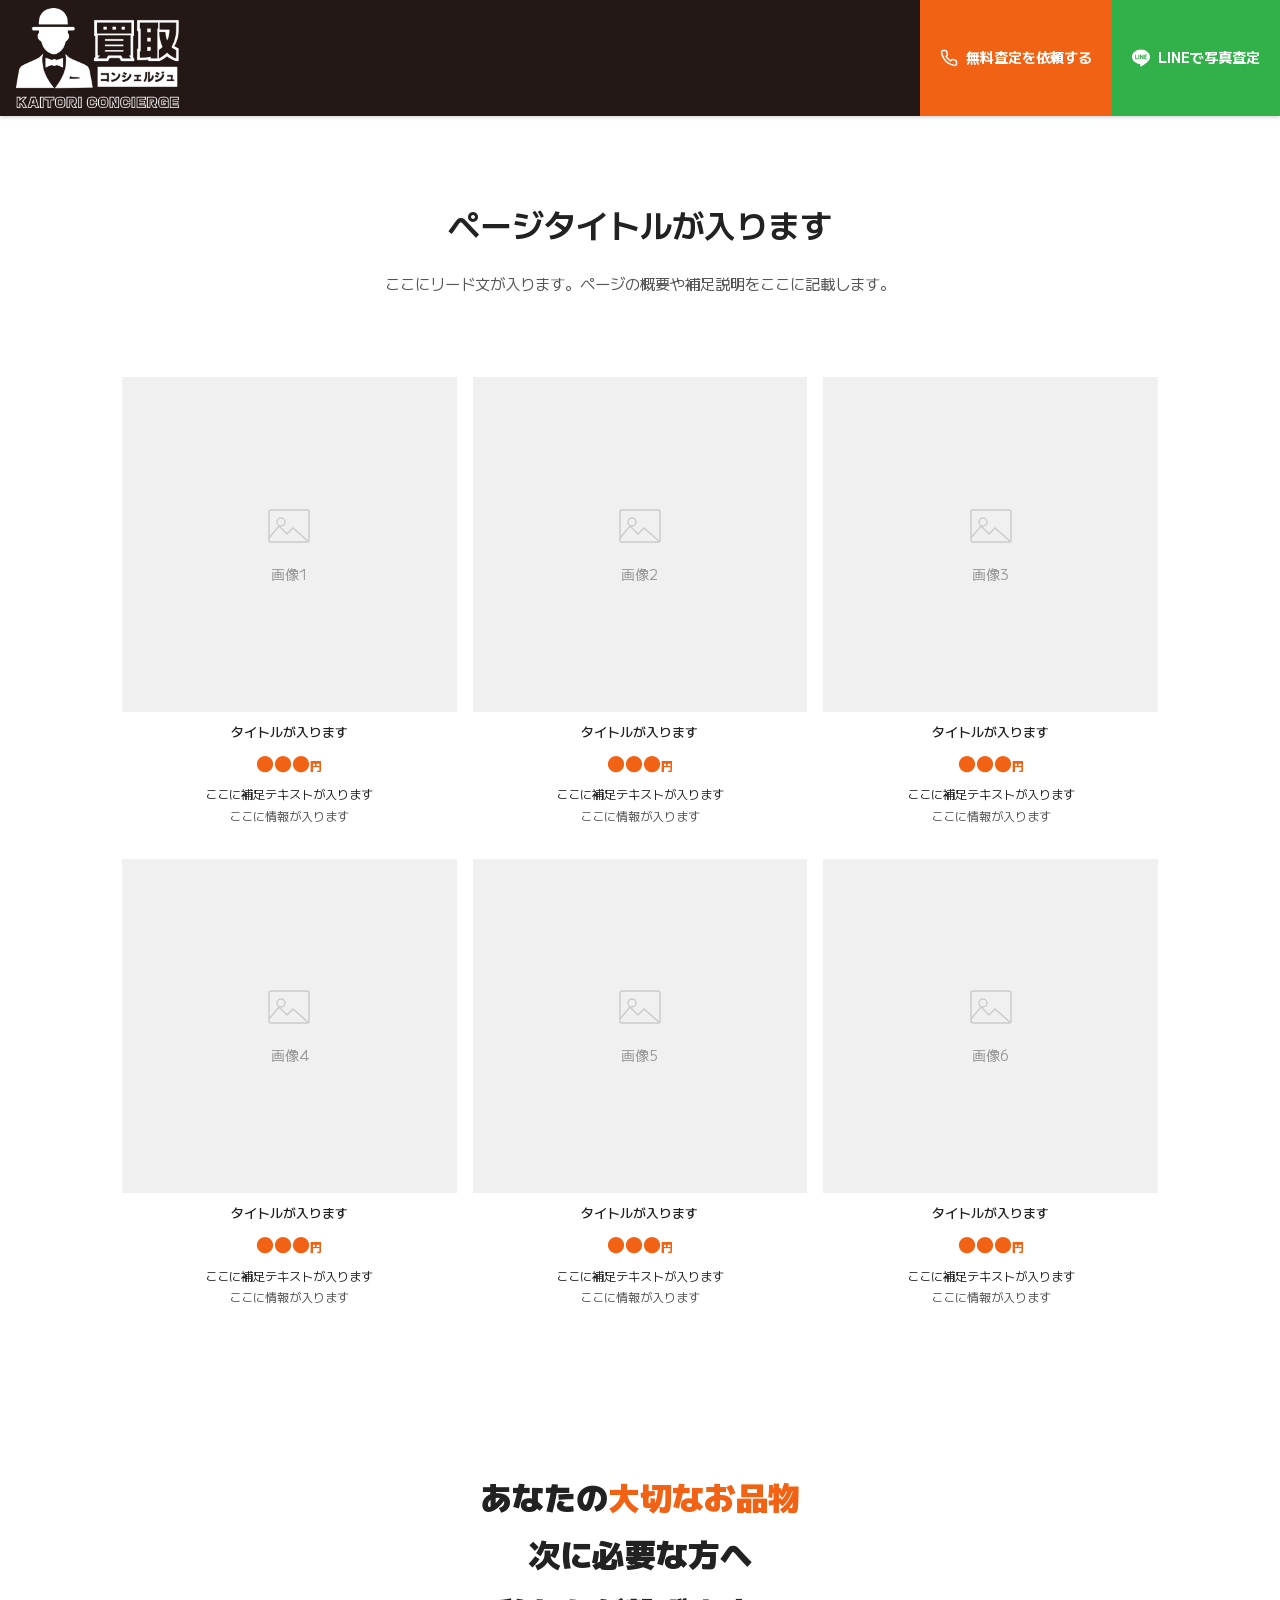
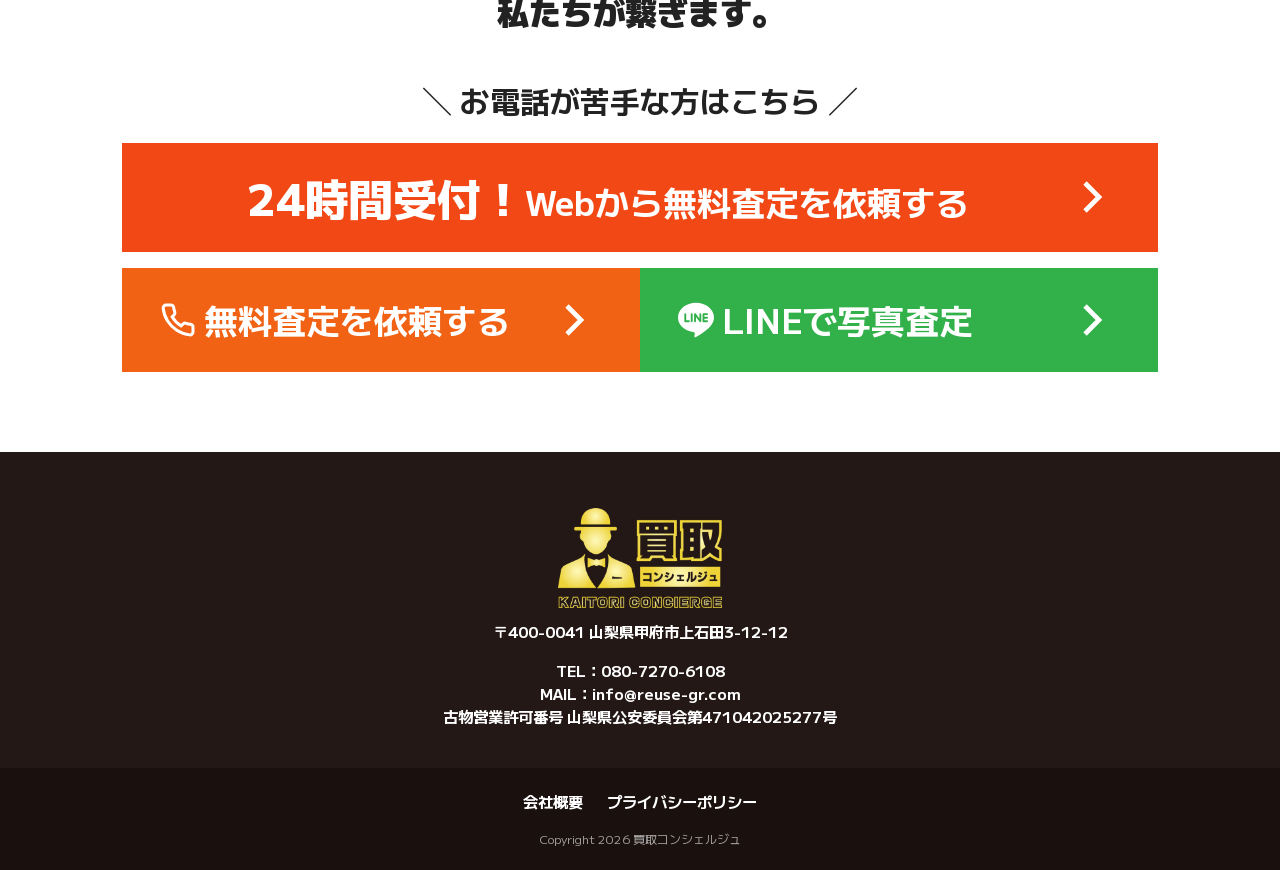
<file: template_page.html>
<!DOCTYPE html>
<html lang="ja">
<head>
  <meta charset="UTF-8">
  <!-- Google Tag Manager -->
  <script>(function(w,d,s,l,i){w[l]=w[l]||[];w[l].push({'gtm.start':
  new Date().getTime(),event:'gtm.js'});var f=d.getElementsByTagName(s)[0],
  j=d.createElement(s),dl=l!='dataLayer'?'&l='+l:'';j.async=true;j.src=
  'https://www.googletagmanager.com/gtm.js?id='+i+dl;f.parentNode.insertBefore(j,f);
  })(window,document,'script','dataLayer','GTM-ML88PJXH');</script>
  <!-- End Google Tag Manager -->
  <meta name="viewport" content="width=device-width, initial-scale=1.0">
  <title>ページタイトルが入ります｜買取コンシェルジュ</title>
  <meta name="description" content="ページの説明文が入ります。">
  <link rel="preconnect" href="https://fonts.googleapis.com">
  <link rel="preconnect" href="https://fonts.gstatic.com" crossorigin>
  <link rel="preload" href="https://fonts.googleapis.com/css2?family=M+PLUS+1:wght@400;500;700;800&family=Noto+Sans+JP:wght@400;500;700;900&display=swap" as="style" onload="this.onload=null;this.rel='stylesheet'">
  <noscript><link href="https://fonts.googleapis.com/css2?family=M+PLUS+1:wght@400;500;700;800&family=Noto+Sans+JP:wght@400;500;700;900&display=swap" rel="stylesheet"></noscript>
  <link rel="stylesheet" href="css/ress.min.css">
  <link rel="stylesheet" href="css/style.css">
</head>
<body>
  <!-- Google Tag Manager (noscript) -->
  <noscript><iframe src="https://www.googletagmanager.com/ns.html?id=GTM-ML88PJXH"
  height="0" width="0" style="display:none;visibility:hidden"></iframe></noscript>
  <!-- End Google Tag Manager (noscript) -->

  <!-- ========== 0. ヘッダー ========== -->
  <header class="l-header" id="header">
    <div class="l-header__inner">
      <div class="header__logo">
        <a href="#" class="header__logo-link">
          <img src="images/common/header_logo.webp" alt="買取コンシェルジュ" width="180" height="60" class="header__logo-img">
        </a>
      </div>
      <div class="header__cta">
        <a href="tel:08072706108" class="c-btn c-btn--primary" data-gtm="cta-tel-header">
          <svg class="c-btn__icon" aria-hidden="true" width="18" height="18" viewBox="0 0 24 24" fill="none" stroke="currentColor" stroke-width="2"><path d="M22 16.92v3a2 2 0 0 1-2.18 2 19.79 19.79 0 0 1-8.63-3.07 19.5 19.5 0 0 1-6-6 19.79 19.79 0 0 1-3.07-8.67A2 2 0 0 1 4.11 2h3a2 2 0 0 1 2 1.72c.127.96.361 1.903.7 2.81a2 2 0 0 1-.45 2.11L8.09 9.91a16 16 0 0 0 6 6l1.27-1.27a2 2 0 0 1 2.11-.45c.907.339 1.85.573 2.81.7A2 2 0 0 1 22 16.92z"/></svg>
          無料査定を依頼する
        </a>
        <a href="https://line.me/R/ti/p/@813viixe" class="c-btn c-btn--line" data-gtm="header-cta-line">
          <svg class="c-btn__icon" aria-hidden="true" width="18" height="18" viewBox="0 0 24 24" fill="currentColor"><path d="M19.365 9.863c.349 0 .63.285.63.631 0 .345-.281.63-.63.63H17.61v1.125h1.755c.349 0 .63.283.63.63 0 .344-.281.629-.63.629h-2.386a.63.63 0 0 1-.63-.629V8.108a.63.63 0 0 1 .63-.63h2.386c.349 0 .63.285.63.63 0 .349-.281.63-.63.63H17.61v1.125h1.755zm-3.855 3.016a.63.63 0 0 1-.63.63.626.626 0 0 1-.51-.262l-2.397-3.262v2.894a.63.63 0 0 1-.63.63.63.63 0 0 1-.63-.63V8.108a.63.63 0 0 1 .63-.63c.2 0 .385.096.504.259l2.397 3.262V8.108a.63.63 0 0 1 1.266 0v4.771zm-5.741 0a.63.63 0 0 1-1.26 0V8.108a.63.63 0 0 1 1.26 0v4.771zm-2.527.63H4.856a.63.63 0 0 1-.63-.63V8.108a.63.63 0 0 1 1.26 0v4.141h1.756c.348 0 .629.283.629.63 0 .344-.282.63-.629.63zM24 10.314C24 4.943 18.615.572 12 .572S0 4.943 0 10.314c0 4.811 4.27 8.842 10.035 9.608.391.082.923.258 1.058.59.12.301.079.766.038 1.08l-.164 1.02c-.045.301-.24 1.186 1.049.645 1.291-.539 6.916-4.078 9.436-6.975C23.176 14.393 24 12.458 24 10.314"/></svg>
          LINEで写真査定
        </a>
      </div>
      <button class="header__hamburger" id="js-hamburger" aria-expanded="false" aria-controls="js-nav" aria-label="メニューを開く">
        <span class="header__hamburger-line"></span>
        <span class="header__hamburger-line"></span>
        <span class="header__hamburger-line"></span>
      </button>
      <nav class="header__nav" id="js-nav" aria-label="メインナビゲーション">
        <ul class="header__nav-list">
          <li><a href="#" class="header__nav-link">リンク1</a></li>
          <li><a href="#" class="header__nav-link">リンク2</a></li>
          <li><a href="#" class="header__nav-link">リンク3</a></li>
        </ul>
        <div class="header__nav-cta">
          <a href="tel:08072706108" class="c-btn c-btn--phone c-btn--full">
            <svg class="c-btn__icon" aria-hidden="true" width="18" height="18" viewBox="0 0 24 24" fill="none" stroke="currentColor" stroke-width="2"><path d="M22 16.92v3a2 2 0 0 1-2.18 2 19.79 19.79 0 0 1-8.63-3.07 19.5 19.5 0 0 1-6-6 19.79 19.79 0 0 1-3.07-8.67A2 2 0 0 1 4.11 2h3a2 2 0 0 1 2 1.72c.127.96.361 1.903.7 2.81a2 2 0 0 1-.45 2.11L8.09 9.91a16 16 0 0 0 6 6l1.27-1.27a2 2 0 0 1 2.11-.45c.907.339 1.85.573 2.81.7A2 2 0 0 1 22 16.92z"/></svg>
            無料査定を依頼する
          </a>
          <a href="https://line.me/R/ti/p/@813viixe" class="c-btn c-btn--line c-btn--full">
            <svg class="c-btn__icon" aria-hidden="true" width="18" height="18" viewBox="0 0 24 24" fill="currentColor"><path d="M19.365 9.863c.349 0 .63.285.63.631 0 .345-.281.63-.63.63H17.61v1.125h1.755c.349 0 .63.283.63.63 0 .344-.281.629-.63.629h-2.386a.63.63 0 0 1-.63-.629V8.108a.63.63 0 0 1 .63-.63h2.386c.349 0 .63.285.63.63 0 .349-.281.63-.63.63H17.61v1.125h1.755zm-3.855 3.016a.63.63 0 0 1-.63.63.626.626 0 0 1-.51-.262l-2.397-3.262v2.894a.63.63 0 0 1-.63.63.63.63 0 0 1-.63-.63V8.108a.63.63 0 0 1 .63-.63c.2 0 .385.096.504.259l2.397 3.262V8.108a.63.63 0 0 1 1.266 0v4.771zm-5.741 0a.63.63 0 0 1-1.26 0V8.108a.63.63 0 0 1 1.26 0v4.771zm-2.527.63H4.856a.63.63 0 0 1-.63-.63V8.108a.63.63 0 0 1 1.26 0v4.141h1.756c.348 0 .629.283.629.63 0 .344-.282.63-.629.63zM24 10.314C24 4.943 18.615.572 12 .572S0 4.943 0 10.314c0 4.811 4.27 8.842 10.035 9.608.391.082.923.258 1.058.59.12.301.079.766.038 1.08l-.164 1.02c-.045.301-.24 1.186 1.049.645 1.291-.539 6.916-4.078 9.436-6.975C23.176 14.393 24 12.458 24 10.314"/></svg>
            LINEで写真査定
          </a>
        </div>
      </nav>
    </div>
  </header>

  <main>
    <!-- ========== 1. ページタイトル・リード文 ========== -->
    <section class="p-page-header">
      <div class="p-page-header__inner l-container">
        <h2 class="p-page-header__title">ページタイトルが入ります</h2>
        <p class="p-page-header__lead">ここにリード文が入ります。ページの概要や補足説明をここに記載します。</p>
      </div>
    </section>

    <!-- ========== 3. カード型グリッド ========== -->
    <section class="p-results p-results--3col" id="results">
      <div class="p-results__inner l-container">
        <div class="p-results__grid">
          <div class="p-results__card">
            <div class="c-placeholder c-placeholder--card">
              <svg class="c-placeholder__icon" aria-hidden="true" width="48" height="48" viewBox="0 0 48 48" fill="none" stroke="#ccc" stroke-width="1.5">
                <rect x="4" y="8" width="40" height="32" rx="2"/>
                <circle cx="16" cy="20" r="4"/>
                <path d="M4 36l10-12 8 8 6-6 16 14"/>
              </svg>
              <p class="c-placeholder__text">画像1</p>
            </div>
            <div class="p-results__card-body">
              <p class="p-results__card-name">タイトルが入ります</p>
              <p class="p-results__card-price">●●●<span class="p-results__card-yen">円</span></p>
              <p class="p-results__card-note">ここに補足テキストが入ります</p>
              <p class="p-results__card-info">ここに情報が入ります</p>
            </div>
          </div>
          <div class="p-results__card">
            <div class="c-placeholder c-placeholder--card">
              <svg class="c-placeholder__icon" aria-hidden="true" width="48" height="48" viewBox="0 0 48 48" fill="none" stroke="#ccc" stroke-width="1.5">
                <rect x="4" y="8" width="40" height="32" rx="2"/>
                <circle cx="16" cy="20" r="4"/>
                <path d="M4 36l10-12 8 8 6-6 16 14"/>
              </svg>
              <p class="c-placeholder__text">画像2</p>
            </div>
            <div class="p-results__card-body">
              <p class="p-results__card-name">タイトルが入ります</p>
              <p class="p-results__card-price">●●●<span class="p-results__card-yen">円</span></p>
              <p class="p-results__card-note">ここに補足テキストが入ります</p>
              <p class="p-results__card-info">ここに情報が入ります</p>
            </div>
          </div>
          <div class="p-results__card">
            <div class="c-placeholder c-placeholder--card">
              <svg class="c-placeholder__icon" aria-hidden="true" width="48" height="48" viewBox="0 0 48 48" fill="none" stroke="#ccc" stroke-width="1.5">
                <rect x="4" y="8" width="40" height="32" rx="2"/>
                <circle cx="16" cy="20" r="4"/>
                <path d="M4 36l10-12 8 8 6-6 16 14"/>
              </svg>
              <p class="c-placeholder__text">画像3</p>
            </div>
            <div class="p-results__card-body">
              <p class="p-results__card-name">タイトルが入ります</p>
              <p class="p-results__card-price">●●●<span class="p-results__card-yen">円</span></p>
              <p class="p-results__card-note">ここに補足テキストが入ります</p>
              <p class="p-results__card-info">ここに情報が入ります</p>
            </div>
          </div>
          <div class="p-results__card">
            <div class="c-placeholder c-placeholder--card">
              <svg class="c-placeholder__icon" aria-hidden="true" width="48" height="48" viewBox="0 0 48 48" fill="none" stroke="#ccc" stroke-width="1.5">
                <rect x="4" y="8" width="40" height="32" rx="2"/>
                <circle cx="16" cy="20" r="4"/>
                <path d="M4 36l10-12 8 8 6-6 16 14"/>
              </svg>
              <p class="c-placeholder__text">画像4</p>
            </div>
            <div class="p-results__card-body">
              <p class="p-results__card-name">タイトルが入ります</p>
              <p class="p-results__card-price">●●●<span class="p-results__card-yen">円</span></p>
              <p class="p-results__card-note">ここに補足テキストが入ります</p>
              <p class="p-results__card-info">ここに情報が入ります</p>
            </div>
          </div>
          <div class="p-results__card">
            <div class="c-placeholder c-placeholder--card">
              <svg class="c-placeholder__icon" aria-hidden="true" width="48" height="48" viewBox="0 0 48 48" fill="none" stroke="#ccc" stroke-width="1.5">
                <rect x="4" y="8" width="40" height="32" rx="2"/>
                <circle cx="16" cy="20" r="4"/>
                <path d="M4 36l10-12 8 8 6-6 16 14"/>
              </svg>
              <p class="c-placeholder__text">画像5</p>
            </div>
            <div class="p-results__card-body">
              <p class="p-results__card-name">タイトルが入ります</p>
              <p class="p-results__card-price">●●●<span class="p-results__card-yen">円</span></p>
              <p class="p-results__card-note">ここに補足テキストが入ります</p>
              <p class="p-results__card-info">ここに情報が入ります</p>
            </div>
          </div>
          <div class="p-results__card">
            <div class="c-placeholder c-placeholder--card">
              <svg class="c-placeholder__icon" aria-hidden="true" width="48" height="48" viewBox="0 0 48 48" fill="none" stroke="#ccc" stroke-width="1.5">
                <rect x="4" y="8" width="40" height="32" rx="2"/>
                <circle cx="16" cy="20" r="4"/>
                <path d="M4 36l10-12 8 8 6-6 16 14"/>
              </svg>
              <p class="c-placeholder__text">画像6</p>
            </div>
            <div class="p-results__card-body">
              <p class="p-results__card-name">タイトルが入ります</p>
              <p class="p-results__card-price">●●●<span class="p-results__card-yen">円</span></p>
              <p class="p-results__card-note">ここに補足テキストが入ります</p>
              <p class="p-results__card-info">ここに情報が入ります</p>
            </div>
          </div>
        </div>
      </div>
    </section>

    <!-- ========== 12. クロージングCTA ========== -->
    <section class="p-cta-closing">
      <div class="p-cta-closing__inner l-container">
        <p class="p-cta-closing__message">あなたの<span class="p-cta-closing__highlight">大切なお品物</span><br>次に必要な方へ<br>私たちが繋ぎます。</p>
        <p class="p-cta-closing__label">＼ お電話が苦手な方はこちら ／</p>
        <a href="/contact.html" class="c-btn c-btn--primary c-btn--full c-btn--lg" data-gtm="closing-cta-web">
          <span class="c-btn__text-main"><span class="c-btn__text-accent">24時間受付！</span><br class="u-sp-only">Webから無料査定を依頼する</span>
          <svg class="c-btn__arrow" aria-hidden="true" width="56" height="56" viewBox="0 0 24 24" fill="none" stroke="currentColor" stroke-width="2"><path d="M9 18l6-6-6-6"/></svg>
        </a>
        <div class="p-cta-closing__buttons">
          <a href="tel:08072706108" class="c-btn c-btn--phone c-btn--half" data-gtm="closing-cta-phone">
            <svg class="c-btn__icon" aria-hidden="true" width="36" height="36" viewBox="0 0 24 24" fill="none" stroke="currentColor" stroke-width="2"><path d="M22 16.92v3a2 2 0 0 1-2.18 2 19.79 19.79 0 0 1-8.63-3.07 19.5 19.5 0 0 1-6-6 19.79 19.79 0 0 1-3.07-8.67A2 2 0 0 1 4.11 2h3a2 2 0 0 1 2 1.72c.127.96.361 1.903.7 2.81a2 2 0 0 1-.45 2.11L8.09 9.91a16 16 0 0 0 6 6l1.27-1.27a2 2 0 0 1 2.11-.45c.907.339 1.85.573 2.81.7A2 2 0 0 1 22 16.92z"/></svg>
            無料査定を依頼する
            <svg class="c-btn__arrow" aria-hidden="true" width="56" height="56" viewBox="0 0 24 24" fill="none" stroke="currentColor" stroke-width="2"><path d="M9 18l6-6-6-6"/></svg>
          </a>
          <a href="https://line.me/R/ti/p/@813viixe" class="c-btn c-btn--line c-btn--half" data-gtm="closing-cta-line">
            <svg class="c-btn__icon" aria-hidden="true" width="36" height="36" viewBox="0 0 24 24" fill="currentColor"><path d="M19.365 9.863c.349 0 .63.285.63.631 0 .345-.281.63-.63.63H17.61v1.125h1.755c.349 0 .63.283.63.63 0 .344-.281.629-.63.629h-2.386a.63.63 0 0 1-.63-.629V8.108a.63.63 0 0 1 .63-.63h2.386c.349 0 .63.285.63.63 0 .349-.281.63-.63.63H17.61v1.125h1.755zm-3.855 3.016a.63.63 0 0 1-.63.63.626.626 0 0 1-.51-.262l-2.397-3.262v2.894a.63.63 0 0 1-.63.63.63.63 0 0 1-.63-.63V8.108a.63.63 0 0 1 .63-.63c.2 0 .385.096.504.259l2.397 3.262V8.108a.63.63 0 0 1 1.266 0v4.771zm-5.741 0a.63.63 0 0 1-1.26 0V8.108a.63.63 0 0 1 1.26 0v4.771zm-2.527.63H4.856a.63.63 0 0 1-.63-.63V8.108a.63.63 0 0 1 1.26 0v4.141h1.756c.348 0 .629.283.629.63 0 .344-.282.63-.629.63zM24 10.314C24 4.943 18.615.572 12 .572S0 4.943 0 10.314c0 4.811 4.27 8.842 10.035 9.608.391.082.923.258 1.058.59.12.301.079.766.038 1.08l-.164 1.02c-.045.301-.24 1.186 1.049.645 1.291-.539 6.916-4.078 9.436-6.975C23.176 14.393 24 12.458 24 10.314"/></svg>
            LINEで写真査定
            <svg class="c-btn__arrow" aria-hidden="true" width="56" height="56" viewBox="0 0 24 24" fill="none" stroke="currentColor" stroke-width="2"><path d="M9 18l6-6-6-6"/></svg>
          </a>
        </div>
      </div>
    </section>
  </main>

  <!-- ========== 13. フッター ========== -->
  <footer class="l-footer">
    <div class="l-footer__inner l-container">
      <div class="footer__logo">
        <img src="images/common/footer_logo.webp" alt="買取コンシェルジュ" width="200" height="80" loading="lazy" class="footer__logo-img">
      </div>
      <div class="footer__info">
        <p class="footer__address">〒400-0041 山梨県甲府市上石田3-12-12</p>
        <div class="footer__contact">
          <p>TEL：080-7270-6108</p>
          <p>MAIL：info@reuse-gr.com</p>
          <p>古物営業許可番号 山梨県公安委員会第471042025277号</p>
        </div>
      </div>
    </div>
    <div class="l-footer__bottom">
      <nav class="footer__nav" aria-label="フッターナビゲーション">
        <a href="#company" class="footer__nav-link">会社概要</a>
        <a href="#" class="footer__nav-link">プライバシーポリシー</a>
      </nav>
      <p class="l-footer__copyright">Copyright 2026 買取コンシェルジュ</p>
    </div>
  </footer>

  <!-- ========== 14. 固定バナー（SP専用） ========== -->
  <div class="p-fixed-banner" id="js-fixed-banner">
    <a href="tel:08072706108" class="p-fixed-banner__image-link" data-gtm="cta-tel-floating">
      <img src="images/common/sp_cta_banner.webp" alt="今すぐお電話 080-7270-6108 無料査定はこちら" width="750" height="120" class="p-fixed-banner__img">
    </a>
  </div>

  <script src="js/main.js" defer></script>
</body>
</html>
</file>
<file: css/style.css>
/* ============================================================
   Foundation
   ============================================================ */

:root {
  /* カラー */
  --color-primary: #F26215;
  --color-primary-hover: #d9560f;
  --color-green: #32B14A;
  --color-green-hover: #2a9a3f;
  --color-text: #222;
  --color-text-light: #555;
  --color-bg: #fff;
  --color-bg-sub: #F8F6F2;
  --color-bg-light: #F5F5F5;
  --color-border: #E0E0E0;
  /* フォント */
  --font-family-base: "M PLUS 1", "Noto Sans JP", "Hiragino Kaku Gothic ProN", sans-serif;

  /* フォントサイズ */
  --fz-hero: clamp(1.75rem, 4vw, 2.75rem);
  --fz-heading: clamp(1.375rem, 3vw, 2rem);
  --fz-subheading: clamp(1.125rem, 2vw, 1.5rem);
  --fz-body: clamp(0.875rem, 1.2vw, 1rem);
  --fz-small: clamp(0.75rem, 1vw, 0.875rem);

  /* レイアウト */
  --section-padding: clamp(3rem, 8vw, 5rem);
  --container-width: 1100px;
  --container-padding: clamp(1rem, 4vw, 2rem);
}

html {
  scroll-behavior: smooth;
}

body {
  font-family: var(--font-family-base);
  font-size: var(--fz-body);
  line-height: 1.8;
  color: var(--color-text);
  background-color: var(--color-bg);
  -webkit-font-smoothing: antialiased;
}

img {
  max-width: 100%;
  height: auto;
  vertical-align: bottom;
}

a {
  color: inherit;
  text-decoration: none;
}

/* ============================================================
   Layout
   ============================================================ */

.l-container {
  max-width: var(--container-width);
  margin-inline: auto;
  padding-inline: var(--container-padding);
}

/* ---- Header ---- */
.l-header {
  position: fixed;
  top: 0;
  left: 0;
  right: 0;
  z-index: 100;
  background-color: #231815;
  box-shadow: 0 1px 4px rgba(0, 0, 0, 0.2);
}

.l-header__inner {
  display: flex;
  align-items: center;
  justify-content: space-between;
}

/* ---- Footer ---- */
.l-footer {
  color: #fff;
  background-color: #231815;
}

.l-footer__inner {
  padding-top: 48px;
  padding-bottom: 40px;
  text-align: center;
}

.l-footer__bottom {
  background-color: #1a110f;
  padding: 20px 16px;
  text-align: center;
}

.l-footer__copyright {
  font-size: 0.75rem;
  color: rgba(255, 255, 255, 0.6);
}

/* ============================================================
   Component
   ============================================================ */

/* ---- Section Title ---- */
.c-section-title {
  text-align: center;
  margin-bottom: 40px;
}

.c-section-title__text {
  display: inline-block;
  font-size: var(--fz-heading);
  font-weight: 700;
  border-bottom: 3px solid var(--color-primary);
}

.c-section-title--orange .c-section-title__text {
  color: var(--color-primary);
}

/* ---- Button ---- */
.c-btn {
  display: inline-flex;
  align-items: center;
  justify-content: center;
  gap: 8px;
  padding: 14px 24px;
  border-radius: 0;
  font-weight: 700;
  font-size: var(--fz-body);
  transition: background-color 0.2s ease, opacity 0.2s ease;
  cursor: pointer;
  text-align: center;
  line-height: 1.4;
}

.c-btn:focus-visible {
  outline: 2px solid var(--color-primary);
  outline-offset: 2px;
}

.c-btn--primary {
  background-color: var(--color-primary);
  color: #fff;
}

.c-btn--primary:hover {
  background-color: var(--color-primary-hover);
}

.c-btn--phone,
.c-btn--line {
  background-color: var(--color-green);
  color: #fff;
}

.c-btn--phone:hover,
.c-btn--line:hover {
  background-color: var(--color-green-hover);
}

.c-btn--sm {
  padding: 8px 16px;
  font-size: var(--fz-small);
}

.c-btn--lg {
  padding: 18px 32px;
  font-size: clamp(0.9rem, 1.5vw, 1.125rem);
}

.c-btn--full {
  display: flex;
  width: 100%;
}

.c-btn--half {
  flex: 1;
  display: flex;
}

.c-btn__icon {
  flex-shrink: 0;
}

.c-btn__arrow {
  flex-shrink: 0;
  margin-left: auto;
}

.c-btn__text-main {
  flex: 1;
}

/* ============================================================
   Project
   ============================================================ */

/* ---- Header ---- */
.header__logo {
  padding: 8px 16px;
}

.header__logo-link {
  display: flex;
  align-items: center;
}

.header__logo-img {
  height: 100px;
  width: auto;
}

.header__cta {
  display: none;
  gap: 0;
  align-self: stretch;
}

.header__cta .c-btn {
  justify-content: flex-start;
  padding: 0 20px;
  font-size: 0.875rem;
  height: 100%;
}

.header__hamburger {
  display: flex;
  flex-direction: column;
  justify-content: center;
  align-items: center;
  gap: 5px;
  width: 40px;
  height: 40px;
  background: none;
  border: none;
  cursor: pointer;
  padding: 0;
  z-index: 110;
}

.header__hamburger-line {
  display: block;
  width: 24px;
  height: 2px;
  background-color: #fff;
  transition: transform 0.3s ease, opacity 0.3s ease;
}

.header__hamburger.is-active .header__hamburger-line:nth-child(1) {
  transform: translateY(7px) rotate(45deg);
}

.header__hamburger.is-active .header__hamburger-line:nth-child(2) {
  opacity: 0;
}

.header__hamburger.is-active .header__hamburger-line:nth-child(3) {
  transform: translateY(-7px) rotate(-45deg);
}

.header__nav {
  position: fixed;
  top: 0;
  right: -100%;
  width: 80%;
  max-width: 320px;
  height: 100vh;
  background-color: #fff;
  box-shadow: -4px 0 12px rgba(0, 0, 0, 0.1);
  padding: 80px 24px 40px;
  transition: right 0.3s ease;
  z-index: 105;
  overflow-y: auto;
}

.header__nav.is-open {
  right: 0;
}

.header__nav-list {
  list-style: none;
  padding: 0;
  margin: 0;
}

.header__nav-link {
  display: block;
  padding: 16px 0;
  border-bottom: 1px solid var(--color-border);
  font-weight: 500;
  font-size: 0.9375rem;
}

.header__nav-cta {
  margin-top: 24px;
  display: flex;
  flex-direction: column;
  gap: 12px;
}

.header__nav-cta .c-btn--phone {
  background-color: var(--color-primary);
}

.header__nav-cta .c-btn--phone:hover {
  background-color: var(--color-primary-hover);
}

/* ---- Hero ---- */
.p-hero {
  position: relative;
  margin-top: 116px;
  overflow: hidden;
}

.p-hero__bg {
  position: relative;
  z-index: 0;
}

.p-hero__bg-img {
  width: 100%;
  height: auto;
  display: block;
}

.p-hero__inner {
  position: absolute;
  inset: 0;
  z-index: 1;
  max-width: var(--container-width);
  margin-inline: auto;
  padding: 32px var(--container-padding);
  display: flex;
  flex-direction: column;
  justify-content: flex-start;
  width: 100%;
}

.p-hero__content {
  max-width: 520px;
}

.p-hero__license {
  font-size: 1rem;
  font-weight: 700;
  line-height: 1;
  letter-spacing: 0;
  color: #000;
  margin-bottom: 8px;
}

.p-hero__title {
  font-size: clamp(2.5rem, 8vw, 3.4375rem);
  font-weight: 800;
  line-height: 1.145;
  letter-spacing: 0;
  margin-bottom: 12px;
  color: var(--color-primary);
}

.p-hero__subtitle {
  font-size: clamp(1.25rem, 3.5vw, 1.1875rem);
  font-weight: 700;
  line-height: 1.35;
  letter-spacing: 0;
  margin-bottom: 12px;
  color: var(--color-primary);
}

.p-hero__description {
  font-size: clamp(1.125rem, 3vw, 1.0625rem);
  font-weight: 700;
  line-height: 1.35;
  letter-spacing: 0.05em;
  color: #000;
  margin-bottom: 16px;
}

.p-hero__badges {
  display: flex;
  flex-direction: column;
  gap: 0;
  margin-bottom: 24px;
  align-items: flex-start;
}

.p-hero__badge {
  display: flex;
  align-items: center;
  justify-content: center;
  text-align: center;
  width: 240px;
  padding: 12px 24px;

  font-size: 1.125rem;
  font-weight: 700;
  line-height: 1;
  letter-spacing: 0;
  color: #fff;
  border-radius: 0;
}

.p-hero__badge--blue {
  background-color: #2972C6;
}

.p-hero__badge--red {
  background-color: #C7494B;
}

.p-hero__cta {
  display: flex;
  flex-direction: column;
  gap: 0;
  margin-top: 16px;
}

.p-hero__cta .c-btn {
  max-width: 320px;
  justify-content: flex-start;
}

.p-hero__cta .c-btn--primary {
  background-color: rgba(242, 98, 21, 0.9);
}

.p-hero__cta .c-btn--primary:hover {
  background-color: rgba(217, 86, 15, 0.95);
}

.p-hero__cta .c-btn--line {
  background-color: rgba(50, 177, 74, 0.9);
}

.p-hero__cta .c-btn--line:hover {
  background-color: rgba(42, 154, 63, 0.95);
}

/* ---- Hero SP CTA (MV下ボタン) ---- */
.p-hero-sp-cta {
  display: block;
}

.p-hero-sp-cta__badges {
  display: grid;
  grid-template-columns: 1fr;
  gap: 0;
}

.p-hero-sp-cta__badge {
  display: flex;
  align-items: center;
  justify-content: center;
  padding: 12px 8px;
  font-size: 0.9375rem;
  font-weight: 700;
  color: #fff;
  text-align: center;
}

.p-hero-sp-cta__badge--blue {
  background-color: #2972C6;
}

.p-hero-sp-cta__badge--red {
  background-color: #C7494B;
}

.p-hero-sp-cta__buttons {
  display: grid;
  grid-template-columns: 1fr;
  gap: 0;
}

.p-hero-sp-cta__btn {
  display: flex;
  align-items: center;
  justify-content: center;
  gap: 8px;
  padding: 16px 8px;
  font-size: 0.9375rem;
  font-weight: 700;
  color: #fff;
  text-decoration: none;
  transition: background-color 0.2s ease;
}

.p-hero-sp-cta__btn--primary {
  background-color: var(--color-primary);
}

.p-hero-sp-cta__btn--primary:hover {
  background-color: var(--color-primary-hover);
}

.p-hero-sp-cta__btn--line {
  background-color: var(--color-green);
}

.p-hero-sp-cta__btn--line:hover {
  background-color: var(--color-green-hover);
}

.p-hero-sp-cta__icon {
  flex-shrink: 0;
}

@media (min-width: 480px) {
  .p-hero-sp-cta__badges {
    grid-template-columns: 1fr 1fr;
  }

  .p-hero-sp-cta__buttons {
    grid-template-columns: 1fr 1fr;
  }
}

/* SP時: PC用バッジ・CTAを非表示 */
.p-hero__badges {
  display: none;
}

.p-hero__cta {
  display: none;
}

/* ---- Intro ---- */
.p-intro {
  padding: var(--section-padding) 0;
  background-color: #F4F2F2;
}

.p-intro__inner {
  display: flex;
  flex-direction: column;
  gap: 32px;
}

.p-intro__image {
  margin-top: calc(-1 * var(--section-padding));
  margin-inline: calc(-1 * var(--container-padding));
}

.p-intro__image img {
  width: 100%;
  height: auto;
  display: block;
}

.p-intro__title {
  font-size: clamp(1.25rem, 2.5vw, 1.875rem);
  font-weight: 700;
  line-height: 1.15;
  letter-spacing: 0;
  margin-bottom: 16px;
}

.p-intro__text {
  font-size: clamp(0.8125rem, 1.2vw, 0.9375rem);
  font-weight: 500;
  margin-bottom: 24px;
  line-height: 2;
}

.p-intro__staff {
  display: flex;
  flex-direction: column;
  gap: 24px;
}

.p-intro__staff-role {
  font-size: clamp(0.8125rem, 1.2vw, 0.9375rem);
  color: var(--color-text);
  font-weight: 700;
  margin-bottom: 4px;
}

.p-intro__staff-name {
  font-size: clamp(0.8125rem, 1.2vw, 0.9375rem);
  font-weight: 700;
  margin-bottom: 8px;
}

.p-intro__staff-profile {
  font-size: clamp(0.8125rem, 1.2vw, 0.9375rem);
  font-weight: 500;
  line-height: 1.8;
  color: var(--color-text-light);
}

/* ---- Results ---- */
.p-results {
  padding: var(--section-padding) 0;
}

.p-results__grid {
  display: grid;
  grid-template-columns: repeat(2, 1fr);
  gap: 32px 16px;
}

.p-results__card {
  background-color: transparent;
  border-radius: 0;
  overflow: hidden;
}

.p-results__card-img {
  width: 100%;
  aspect-ratio: 1;
  object-fit: cover;
}

.p-results__card-body {
  padding: 8px 0 0;
  text-align: center;
}

.p-results__card-name {
  font-size: var(--fz-small);
  font-weight: 500;
  margin-bottom: 4px;
}

.p-results__card-price {
  font-size: 1.125rem;
  font-weight: 900;
  color: var(--color-primary);
}

.p-results__card-yen {
  font-size: 0.75rem;
  font-weight: 700;
}

.p-results__card-note {
  font-size: 0.75rem;
  color: var(--color-text);
  margin-top: 4px;
}

.p-results__card-info {
  font-size: 0.75rem;
  color: var(--color-text-light);
}

/* ---- Reasons ---- */
.p-reasons {
  padding: var(--section-padding) 0;
  background-color: #F4F2F2;
}

.p-reasons__list {
  display: flex;
  flex-direction: column;
  gap: 48px;
}

.p-reasons__item {
  display: flex;
  flex-direction: column;
  gap: 24px;
}

.p-reasons__item-image {
  margin-inline: calc(-1 * var(--container-padding));
  width: calc(100% + 2 * var(--container-padding));
}

.p-reasons__item-image img {
  width: 100%;
  height: auto;
}

.p-reasons__item-number {
  display: flex;
  align-items: center;
  gap: 8px;
  font-size: clamp(1rem, 1.5vw, 1.125rem);
  font-weight: 900;
  color: var(--color-primary);
  margin-bottom: 8px;
}

.p-reasons__item-heading {
  font-size: clamp(1.5rem, 3vw, 2.25rem);
  font-weight: 900;
  line-height: 1.3;
  margin-bottom: 12px;
}

.p-reasons__item-subheading {
  font-size: var(--fz-body);
  font-weight: 700;
  color: var(--color-text-light);
  margin-bottom: 12px;
}

.p-reasons__item-text {
  line-height: 1.9;
}

/* ---- CTA Middle ---- */
.p-cta-middle {
  padding: 0;
  background-color: #F4F2F2;
}

.p-cta-middle__inner {
  text-align: center;
}

.p-cta-middle__label {
  font-size: clamp(1rem, 3vw, 1.875rem);
  font-weight: 700;
  padding: 16px 16px 0;
  margin-bottom: 0;
  color: var(--color-text);
}

.p-cta-middle .c-btn--primary {
  background-color: var(--color-primary);
  font-size: clamp(0.95rem, 3.5vw, 2.125rem);
  padding: 24px clamp(12px, 3vw, 40px);
  text-align: left;
}

.p-cta-middle .c-btn--primary .c-btn__arrow {
  width: clamp(32px, 8vw, 56px);
  height: clamp(32px, 8vw, 56px);
}

.p-cta-middle .c-btn__text-accent {
  font-size: clamp(1.25rem, 5vw, 2.75rem);
  font-weight: 800;
}

.p-cta-middle .c-btn--primary:hover {
  background-color: var(--color-primary-hover);
}

/* ---- Condition ---- */
.p-condition {
  padding: var(--section-padding) 0;
  background-color: #F4F2F2;
}

.p-condition__heading-box {
  margin-bottom: 32px;
  text-align: center;
}

.p-condition__title {
  font-size: clamp(1.75rem, 4vw, 2.4375rem);
  font-weight: 900;
  color: var(--color-primary);
  line-height: 1.15;
  margin-bottom: 0;
}

.p-condition__subtitle {
  color: var(--color-text);
  font-size: 1.3125rem;
  font-weight: 700;
}

.p-condition__grid {
  display: grid;
  grid-template-columns: repeat(2, 1fr);
  gap: 16px;
}

.p-condition__item-img {
  width: 100%;
  aspect-ratio: 1;
  object-fit: cover;
}

.p-condition__item-caption {
  font-size: var(--fz-small);
  font-weight: 700;
  margin-top: 8px;
  line-height: 1.5;
}

/* ---- Appeal ---- */
.p-appeal {
  background-color: #FFFAEA;
  padding: 40px 0 0;
}

.p-appeal__inner {
  display: flex;
  align-items: flex-end;
  justify-content: center;
  gap: 24px;
}

.p-appeal__img {
  width: clamp(160px, 30vw, 240px);
  flex-shrink: 0;
  object-fit: cover;
}

.p-appeal__content {
  align-self: center;
}

.p-appeal__text {
  font-size: clamp(1rem, 2.5vw, 1.625rem);
  font-weight: 700;
  line-height: 1.4;
  margin-bottom: 8px;
}

.p-appeal__highlight {
  font-size: clamp(1rem, 2.5vw, 1.625rem);
  font-weight: 900;
  color: var(--color-primary);
  line-height: 1.4;
}

/* ---- Flow ---- */
.p-flow {
  padding: var(--section-padding) 0;
}

.p-flow__list {
  display: flex;
  flex-direction: column;
  width: fit-content;
  margin-inline: auto;
}

.p-flow__step {
  display: flex;
  align-items: flex-start;
  gap: 16px;
}

.p-flow__step-left {
  display: flex;
  flex-direction: column;
  align-items: center;
  flex-shrink: 0;
  width: 48px;
}

.p-flow__step-number {
  display: flex;
  align-items: center;
  justify-content: center;
  width: 48px;
  height: 48px;
  background-color: var(--color-primary);
  color: #fff;
  font-size: 1.25rem;
  font-weight: 900;
  border-radius: 50%;
}

.p-flow__step-heading {
  font-size: clamp(1.25rem, 3vw, 1.625rem);
  font-weight: 800;
  margin-bottom: 0;
  line-height: 1.2;
}

.p-flow__step-text {
  font-size: var(--fz-body);
  color: var(--color-text-light);
  line-height: 1.3;
}

.p-flow__step-arrow {
  display: flex;
  justify-content: center;
  padding: 8px 0;
}

/* ---- FAQ ---- */
.p-faq {
  padding: var(--section-padding) 0;
  background-color: #F4F2F2;
}

.p-faq__list {
  display: flex;
  flex-direction: column;
  width: fit-content;
  margin-inline: auto;
  gap: 40px;
}

.p-faq__item-question {
  display: flex;
  align-items: baseline;
  gap: 12px;
}

.p-faq__item-q {
  font-size: clamp(1.5rem, 3vw, 2rem);
  font-weight: 900;
  color: var(--color-text);
  flex-shrink: 0;
}

.p-faq__item-q-text {
  font-size: clamp(1.25rem, 2.5vw, 1.625rem);
  color: var(--color-primary);
  font-weight: 700;
}

.p-faq__item-answer {
  color: var(--color-text);
  font-size: clamp(1rem, 1.5vw, 1.125rem);
  line-height: 1.8;
}

/* ---- About ---- */
.p-about {
  padding: var(--section-padding) 0;
}

.p-about__image {
  margin-bottom: 32px;
  margin-inline: calc(-1 * var(--container-padding));
}

.p-about__img {
  width: 100%;
  height: auto;
}

.p-about__message {
  text-align: center;
  line-height: 2.2;
  font-size: var(--fz-body);
  font-weight: 700;
}

/* ---- Company ---- */
.p-company {
  padding: var(--section-padding) 0;
}

.p-company__name {
  text-align: center;
  font-size: clamp(1.5rem, 3vw, 1.875rem);
  font-weight: 900;
  margin-bottom: 4px;
}

.p-company__department {
  text-align: center;
  font-size: clamp(1rem, 1.5vw, 1.125rem);
  font-weight: 700;
  margin-bottom: 32px;
  line-height: 1.6;
}

.p-company__table {
  max-width: 700px;
  margin-inline: auto;
}

.p-company__table-row {
  padding: 24px clamp(24px, 15vw, 140px);
  border-bottom: 1px dashed var(--color-border);
}

.p-company__table-label {
  font-size: clamp(1.0625rem, 1.8vw, 1.25rem);
  font-weight: 700;
  color: var(--color-primary);
  margin-bottom: 8px;
}

.p-company__table-value {
  font-size: clamp(1.125rem, 1.8vw, 1.375rem);
  font-weight: 700;
  line-height: 1.6;
}

/* ---- CTA Closing ---- */
.p-cta-closing {
  padding: var(--section-padding) 0;
}

.p-cta-closing__inner {
  text-align: center;
}

.p-cta-closing__message {
  font-size: clamp(1.5rem, 3vw, 2rem);
  font-weight: 900;
  line-height: 1.8;
  margin-bottom: 32px;
}

.p-cta-closing__highlight {
  color: var(--color-primary);
}

.p-cta-closing__label {
  font-size: clamp(1rem, 3vw, 1.875rem);
  font-weight: 700;
  margin-bottom: 16px;
}

.p-cta-closing .c-btn--primary {
  background-color: #F24815;
  font-size: clamp(0.95rem, 3.5vw, 2.125rem);
  padding: 24px clamp(12px, 3vw, 40px);
  margin-inline: calc(-1 * var(--container-padding));
  width: calc(100% + 2 * var(--container-padding));
  margin-bottom: 0;
  text-align: left;
}

.p-cta-closing .c-btn--primary .c-btn__arrow {
  width: clamp(32px, 8vw, 56px);
  height: clamp(32px, 8vw, 56px);
}

.p-cta-closing .c-btn__text-accent {
  font-size: clamp(1.25rem, 5vw, 2.75rem);
  font-weight: 800;
}

.p-cta-closing .c-btn--primary:hover {
  background-color: #d93d0f;
}

.p-cta-closing .c-btn--phone {
  background-color: #F26215;
}

.p-cta-closing .c-btn--phone:hover {
  background-color: #d9560f;
}

.p-cta-closing__buttons {
  display: flex;
  flex-direction: column;
  gap: 0;
  margin-top: 0;
  margin-inline: calc(-1 * var(--container-padding));
  width: calc(100% + 2 * var(--container-padding));
}

.p-cta-closing__buttons .c-btn--half {
  flex: 1;
  font-size: clamp(0.95rem, 3.5vw, 2.125rem);
  padding: 24px clamp(12px, 3vw, 40px);
  justify-content: center;
}

.p-cta-closing__buttons .c-btn__arrow {
  width: clamp(32px, 8vw, 56px);
  height: clamp(32px, 8vw, 56px);
}

/* ---- Footer ---- */
.footer__logo {
  display: flex;
  justify-content: center;
  margin-bottom: 12px;
}

.footer__logo-img {
  height: 100px;
  width: auto;
}

.footer__info {
  font-size: var(--fz-body);
  line-height: 1.5;
  color: #fff;
  font-weight: 700;
}

.footer__address {
  margin-bottom: 16px;
}

.footer__contact {
  line-height: 1.5;
}

.footer__nav {
  display: flex;
  justify-content: center;
  gap: 24px;
  margin-bottom: 12px;
}

.footer__nav-link {
  color: #fff;
  font-size: var(--fz-body);
  font-weight: 700;
  transition: opacity 0.2s ease;
}

.footer__nav-link:hover {
  opacity: 0.7;
}

/* ---- Fixed Banner (SP) ---- */
.p-fixed-banner {
  position: fixed;
  bottom: 0;
  left: 0;
  right: 0;
  z-index: 90;
}

.p-fixed-banner__image-link {
  display: block;
  width: 100%;
}

.p-fixed-banner__img {
  width: 100%;
  height: auto;
  display: block;
}

/* ============================================================
   Utility
   ============================================================ */

.u-sp-only {
  display: inline;
}

.u-pc-only {
  display: none;
}


/* ---- Overlay (SP Nav) ---- */
.header__overlay {
  position: fixed;
  top: 0;
  left: 0;
  width: 100%;
  height: 100%;
  background-color: rgba(0, 0, 0, 0.4);
  z-index: 100;
  opacity: 0;
  visibility: hidden;
  transition: opacity 0.3s ease, visibility 0.3s ease;
}

.header__overlay.is-visible {
  opacity: 1;
  visibility: visible;
}

/* SP用余白（固定バナー分） */
body {
  padding-bottom: 56px;
}

/* ============================================================
   Responsive — PC (768px〜)
   ============================================================ */

@media (min-width: 768px) {
  /* --- Utility --- */
  .u-sp-only {
    display: none;
  }

  .u-pc-only {
    display: inline;
  }

  body {
    padding-bottom: 0;
  }

  /* --- Header --- */
  .header__cta {
    display: flex;
  }

  .header__hamburger {
    display: none;
  }

  .header__nav {
    position: static;
    width: auto;
    max-width: none;
    height: auto;
    background-color: transparent;
    box-shadow: none;
    padding: 0;
    overflow: visible;
    display: none;
  }

  /* --- Hero --- */
  .p-hero {
    margin-top: 116px;
    min-height: calc(100vh - 116px);
    display: flex;
    align-items: stretch;
  }

  .p-hero__bg {
    position: absolute;
    inset: 0;
  }

  .p-hero__bg-img {
    width: 100%;
    height: 100%;
    object-fit: cover;
    object-position: center top;
  }

  .p-hero__inner {
    position: relative;
    inset: auto;
    flex: 1;
    flex-direction: row;
    flex-wrap: wrap;
    align-content: center;
    align-items: flex-end;
    justify-content: space-between;
    padding: 32px var(--container-padding);
  }

  .p-hero__license {
    font-size: 0.8125rem;
    margin-bottom: 0;
  }

  .p-hero__title {
    font-size: clamp(1.75rem, 5vw, 3.4375rem);
  }

  .p-hero__subtitle {
    font-size: clamp(0.9375rem, 1.8vw, 1.1875rem);
  }

  .p-hero__description {
    font-size: clamp(0.875rem, 1.6vw, 1.0625rem);
  }

  .p-hero__content {
    flex: 0 1 auto;
  }

  .p-hero__badges {
    display: flex;
    margin-bottom: 0;
  }

  .p-hero__cta {
    display: flex;
    flex: 0 0 auto;
    align-self: flex-end;
    margin-top: 0;
  }

  .p-hero__cta .c-btn {
    max-width: none;
    width: 280px;
  }

  /* SP用ボタンをPC時に非表示 */
  .p-hero-sp-cta {
    display: none;
  }

  /* --- Intro --- */
  .p-intro__inner {
    flex-direction: row;
    gap: 48px;
  }

  .p-intro__image {
    flex: 0 0 50%;
    align-self: stretch;
    margin-top: 0;
    margin-inline: 0;
  }

  .p-intro__content {
    flex: 1;
  }

  /* --- Results --- */
  .p-results__grid {
    grid-template-columns: repeat(4, 1fr);
  }

  /* --- Reasons --- */
  .p-reasons__item {
    flex-direction: row;
    align-items: flex-start;
    gap: 40px;
  }

  .p-reasons__item-image {
    flex: 0 0 55%;
    margin-inline: 0;
    width: auto;
  }

  .p-reasons__item-content {
    flex: 1;
  }


  /* --- CTA Middle --- */
  .p-cta-middle {
    padding: 40px 0;
  }

  .p-cta-middle__label {
    padding: 0;
    margin-bottom: 16px;
  }

  .p-cta-middle .c-btn--primary {
    text-align: center;
  }

  /* --- CTA Closing --- */
  .p-cta-closing .c-btn--primary {
    margin-inline: 0;
    width: 100%;
    margin-bottom: 0;
    text-align: center;
  }

  .p-cta-closing__buttons {
    flex-direction: row;
    margin-inline: 0;
    width: 100%;
    margin-top: 16px;
  }

  /* --- Condition --- */
  .p-condition__grid {
    grid-template-columns: repeat(4, 1fr);
    gap: 24px;
  }

  /* --- Appeal --- */
  .p-appeal__inner {
    gap: 40px;
  }

  .p-appeal__text {
    font-size: 1.75rem;
  }

  .p-appeal__highlight {
    font-size: 1.75rem;
  }

  /* --- About --- */
  .p-about__message {
    font-size: 1.0625rem;
  }

  /* --- Footer --- */
  .l-footer__inner {
    padding-top: 56px;
    padding-bottom: 40px;
  }

  /* --- Fixed Banner --- */
  .p-fixed-banner {
    display: none;
  }
}

/* ============================================================
   Reduced Motion
   ============================================================ */

@media (prefers-reduced-motion: reduce) {
  *,
  *::before,
  *::after {
    animation-duration: 0.01ms !important;
    animation-iteration-count: 1 !important;
    transition-duration: 0.01ms !important;
    scroll-behavior: auto !important;
  }

}

/* ==========================================================================
   Template: ページタイトル・リード文
   ========================================================================== */
.p-page-header {
  padding: var(--section-padding) 0 0;
  margin-top: 116px;
}
.p-page-header__title {
  font-family: var(--font-family-base);
  font-size: var(--fz-heading);
  font-weight: 700;
  text-align: center;
  margin-bottom: 16px;
}
.p-page-header__lead {
  font-size: var(--fz-body);
  text-align: center;
  color: var(--color-text-light);
  max-width: 640px;
  margin: 0 auto;
}

/* ==========================================================================
   Component: プレースホルダー
   ========================================================================== */
.c-placeholder {
  display: flex;
  flex-direction: column;
  align-items: center;
  justify-content: center;
  background-color: #f0f0f0;
  width: 100%;
  min-height: 300px;
}
.c-placeholder--hero {
  min-height: 100%;
  aspect-ratio: 750 / 1334;
}
.c-placeholder--card {
  min-height: 200px;
  aspect-ratio: 1 / 1;
}
.c-placeholder__icon {
  margin-bottom: 12px;
}
.c-placeholder__text {
  color: #999;
  font-size: 0.875rem;
}

@media (min-width: 768px) {
  .c-placeholder--hero {
    aspect-ratio: 16 / 9;
  }
}

/* ==========================================================================
   Template: カードグリッド 3列（テンプレート用）
   ========================================================================== */
.p-results--3col .p-results__grid {
  grid-template-columns: 1fr;
}
@media (min-width: 480px) {
  .p-results--3col .p-results__grid {
    grid-template-columns: repeat(2, 1fr);
  }
}
@media (min-width: 768px) {
  .p-results--3col .p-results__grid {
    grid-template-columns: repeat(3, 1fr);
  }
}
</file>
<file: css/ress.min.css>
html{-webkit-text-size-adjust:100%;box-sizing:border-box;-moz-tab-size:4;tab-size:4;word-break:normal}*,:after,:before{background-repeat:no-repeat;box-sizing:inherit}:after,:before{text-decoration:inherit;vertical-align:inherit}*{margin:0;padding:0}hr{color:inherit;height:0;overflow:visible}details,main{display:block}summary{display:list-item}small{font-size:80%}[hidden]{display:none}abbr[title]{border-bottom:none;text-decoration:underline;text-decoration:underline dotted}a{background-color:transparent}a:active,a:hover{outline-width:0}code,kbd,pre,samp{font-family:monospace,monospace}pre{font-size:1em}b,strong{font-weight:bolder}sub,sup{font-size:75%;line-height:0;position:relative;vertical-align:baseline}sub{bottom:-.25em}sup{top:-.5em}table{border-color:inherit;text-indent:0}iframe{border-style:none}input{border-radius:0}[type=number]::-webkit-inner-spin-button,[type=number]::-webkit-outer-spin-button{height:auto}[type=search]{-webkit-appearance:textfield;outline-offset:-2px}[type=search]::-webkit-search-decoration{-webkit-appearance:none}textarea{overflow:auto;resize:vertical}button,input,optgroup,select,textarea{font:inherit}optgroup{font-weight:700}button{overflow:visible}button,select{text-transform:none}[role=button],[type=button],[type=reset],[type=submit],button{cursor:pointer}[type=button]::-moz-focus-inner,[type=reset]::-moz-focus-inner,[type=submit]::-moz-focus-inner,button::-moz-focus-inner{border-style:none;padding:0}[type=button]::-moz-focus-inner,[type=reset]::-moz-focus-inner,[type=submit]::-moz-focus-inner,button:-moz-focusring{outline:1px dotted ButtonText}[type=reset],[type=submit],button,html [type=button]{-webkit-appearance:button}button,input,select,textarea{background-color:transparent;border-style:none}a:focus,button:focus,input:focus,select:focus,textarea:focus{outline-width:0}select{-moz-appearance:none;-webkit-appearance:none}select::-ms-expand{display:none}select::-ms-value{color:currentColor}legend{border:0;color:inherit;display:table;max-width:100%;white-space:normal}::-webkit-file-upload-button{-webkit-appearance:button;color:inherit;font:inherit}[disabled]{cursor:default}img{border-style:none}progress{vertical-align:baseline}[aria-busy=true]{cursor:progress}[aria-controls]{cursor:pointer}[aria-disabled=true]{cursor:default}
</file>
